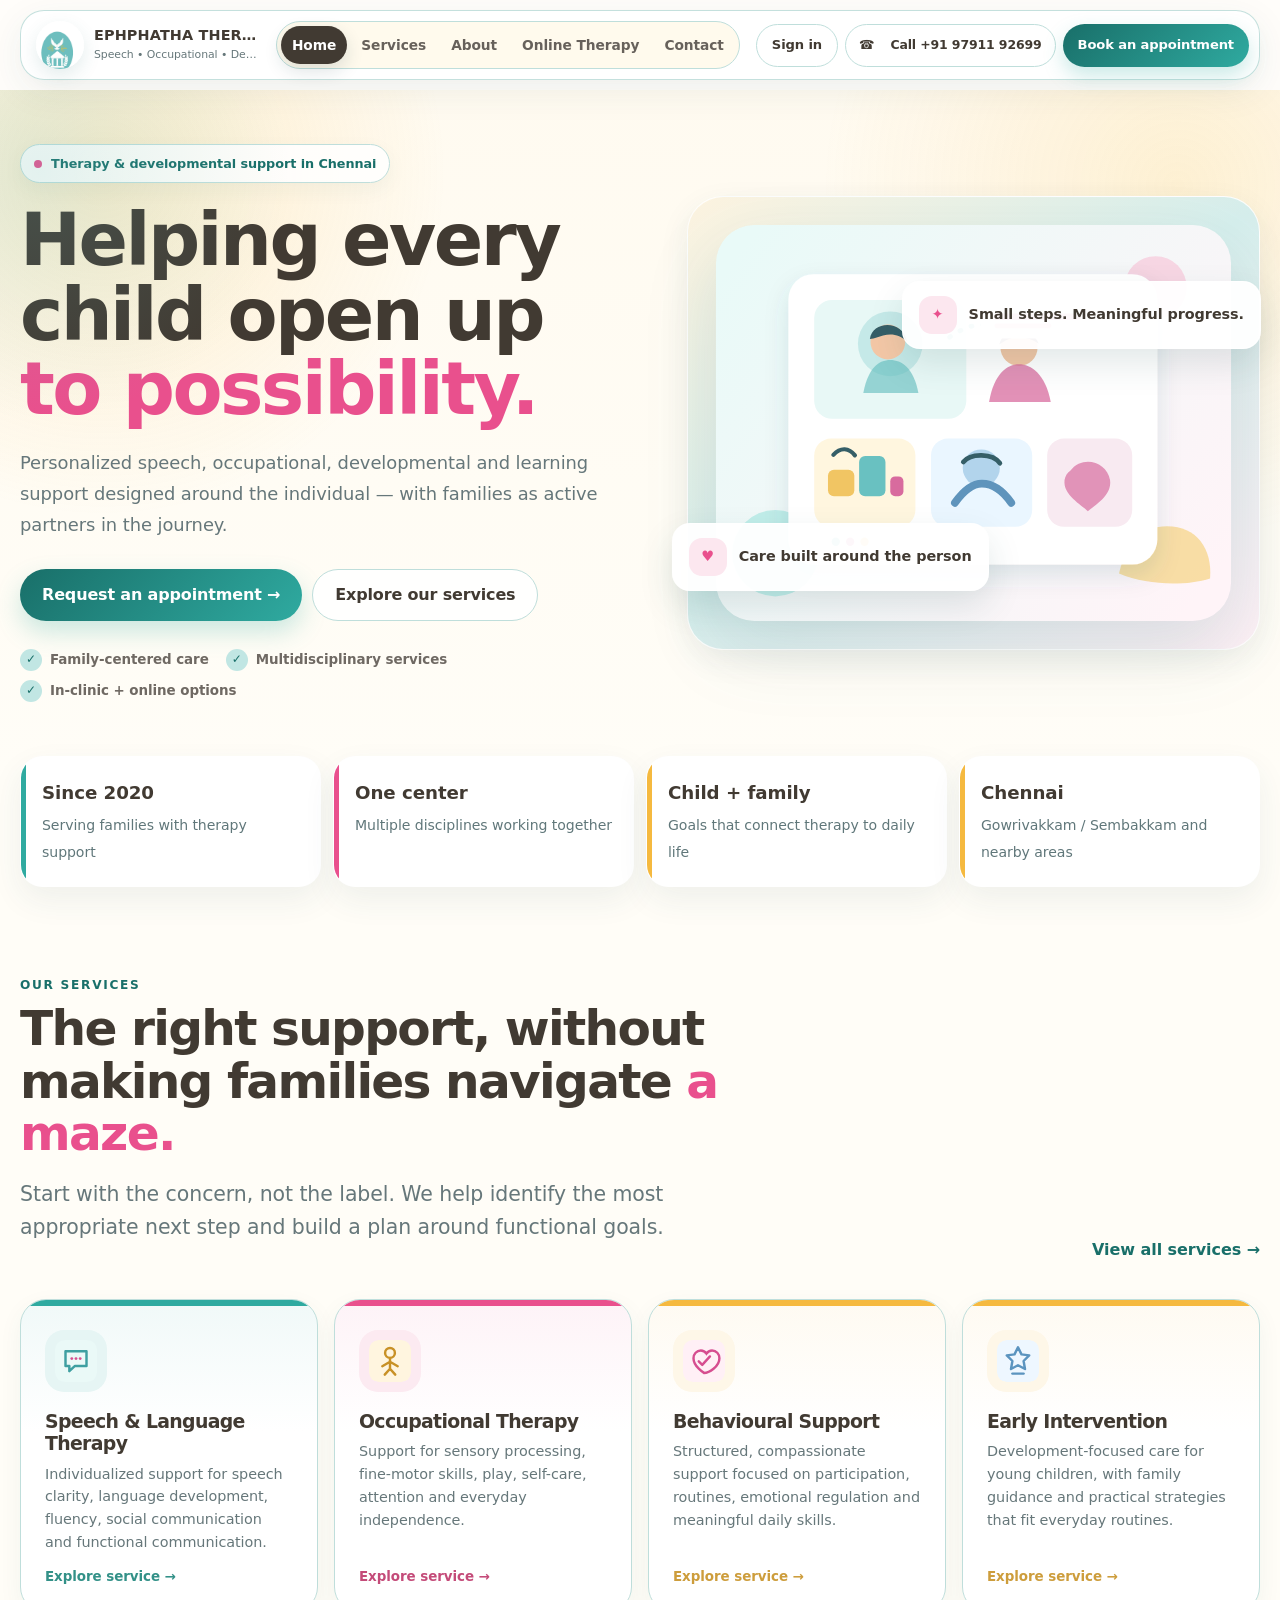
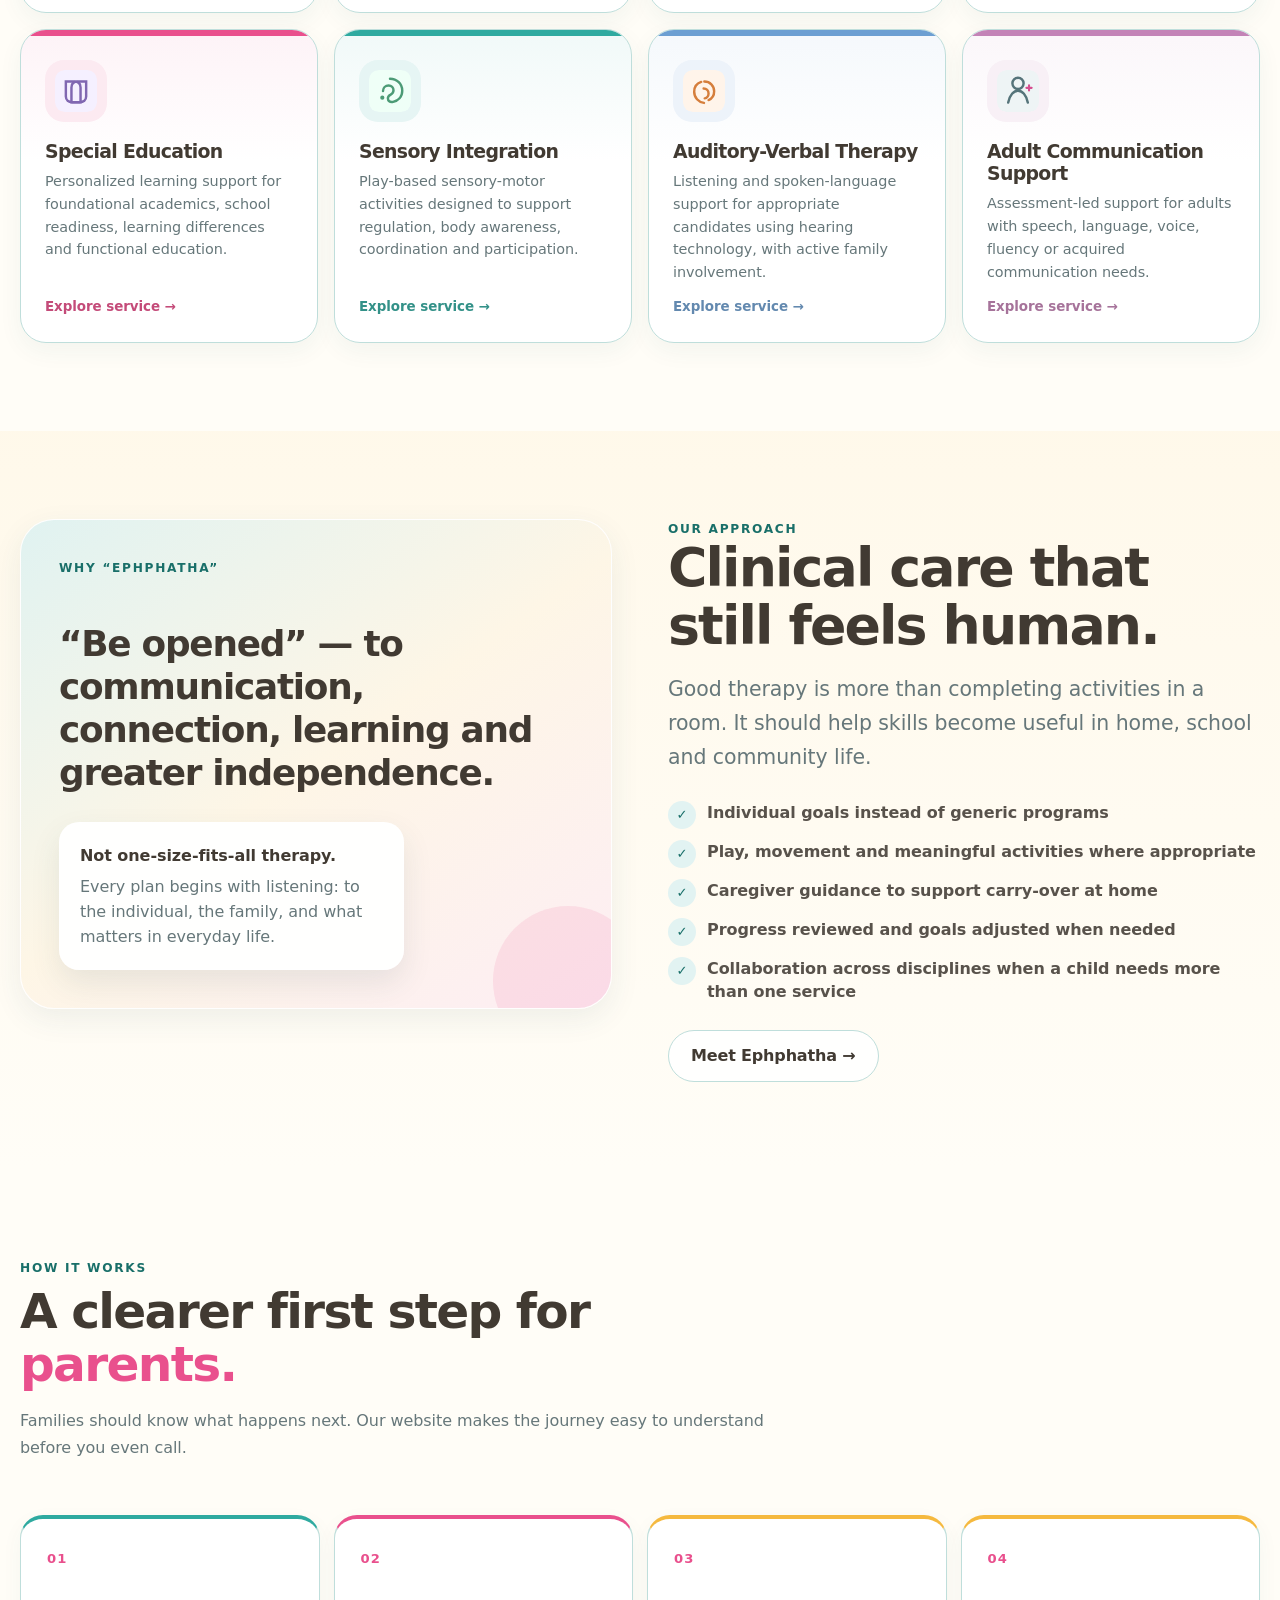
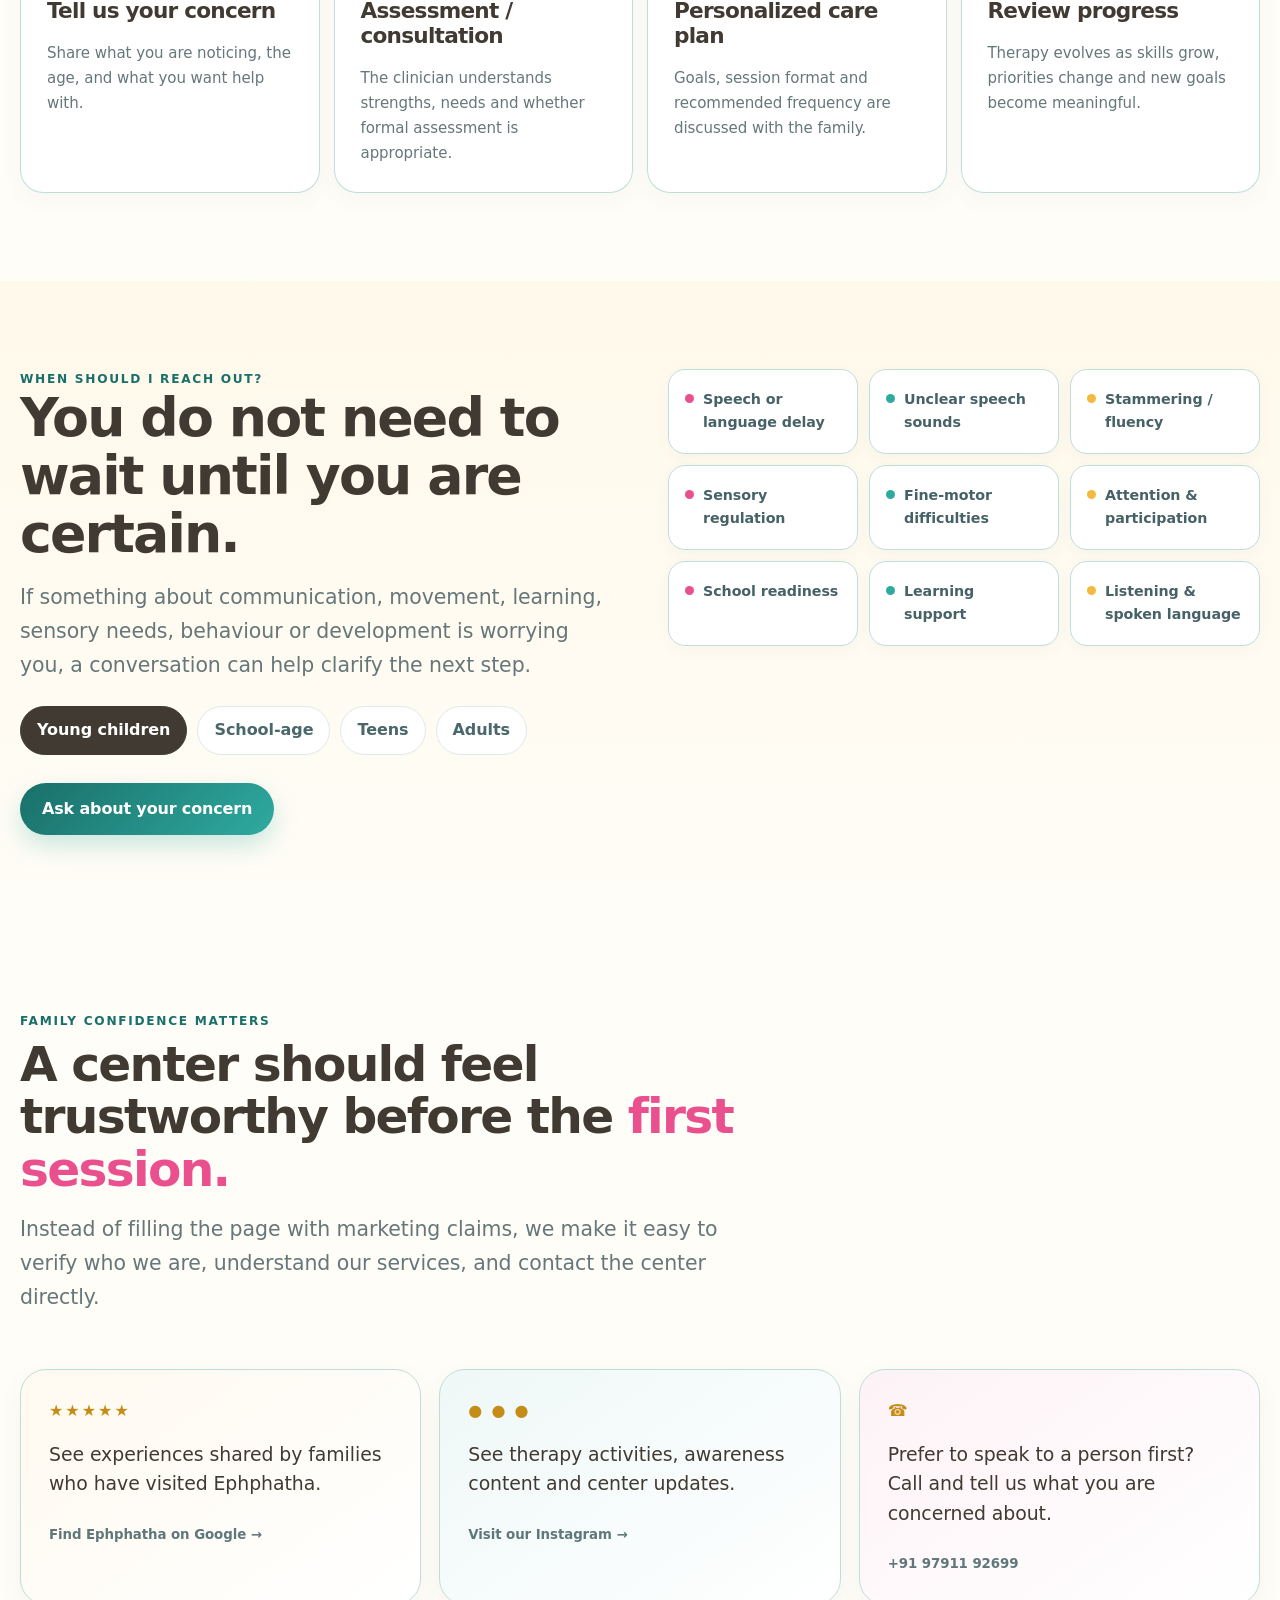
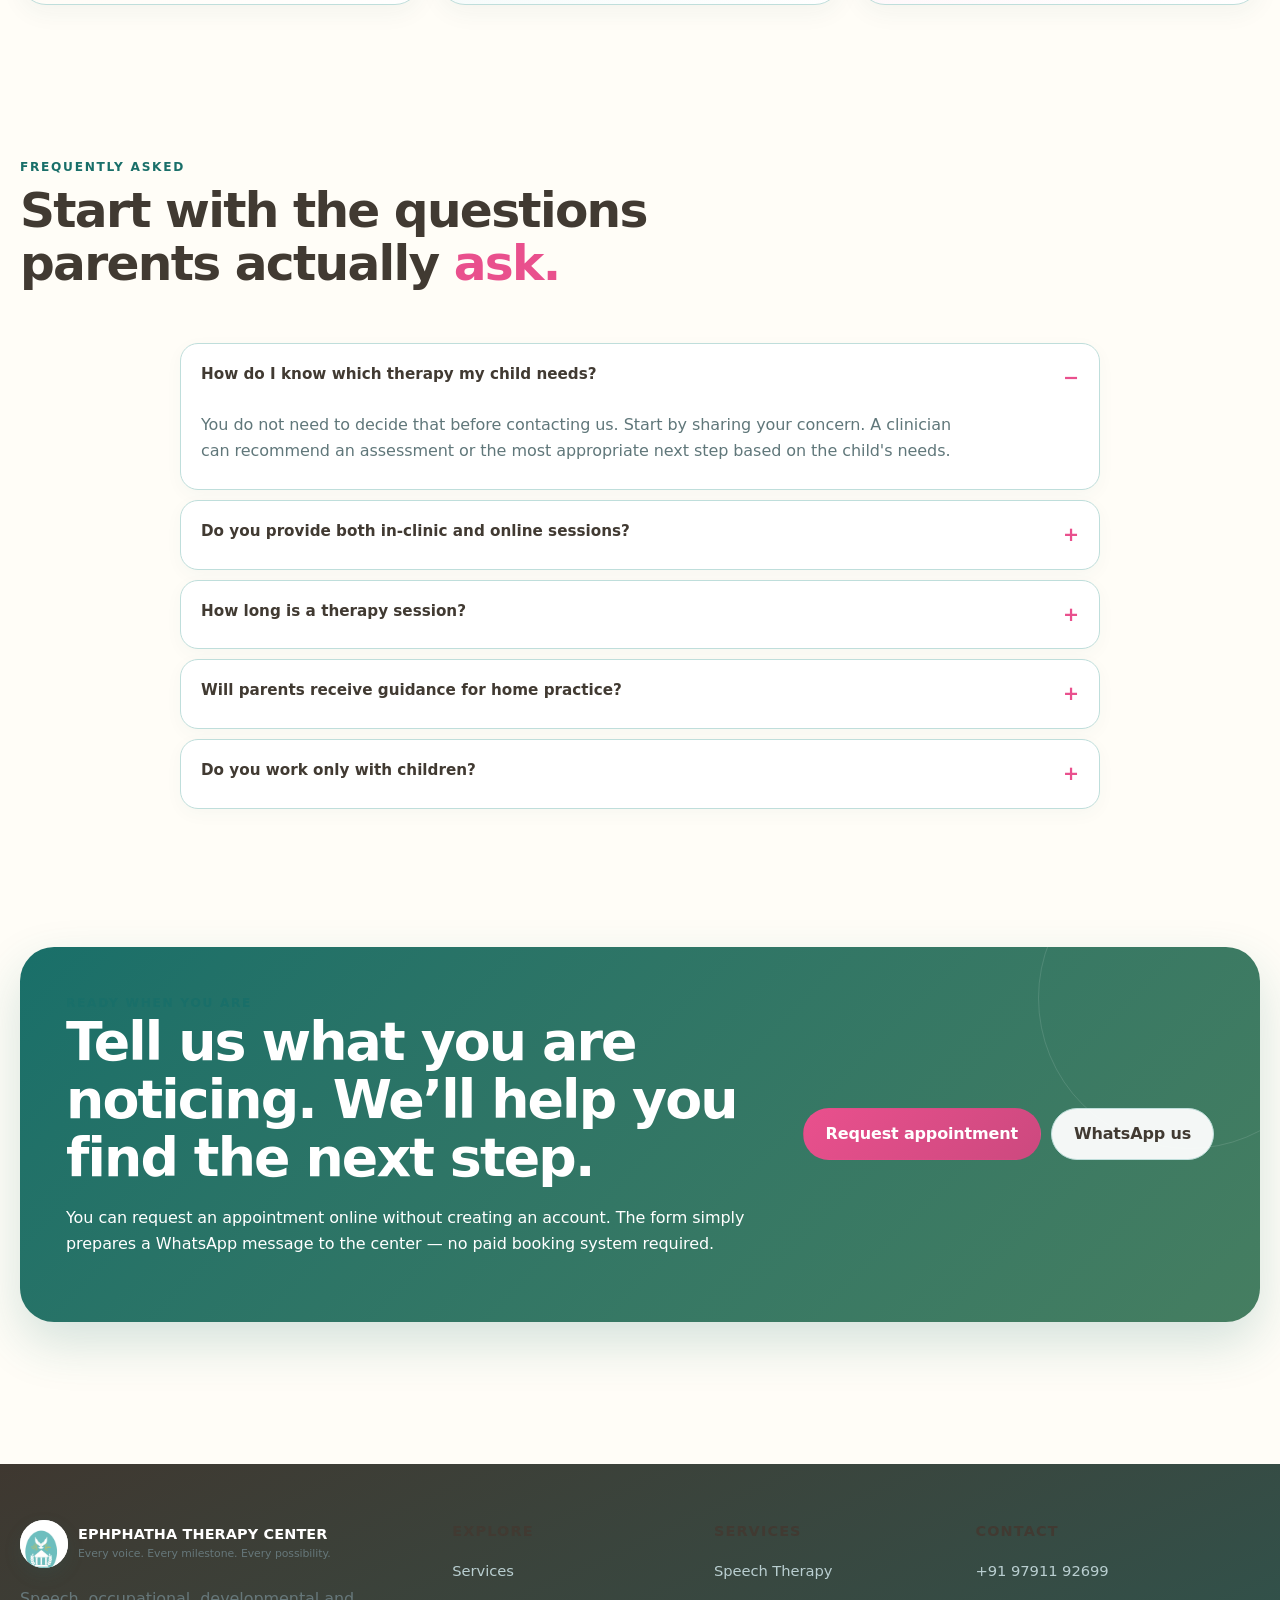
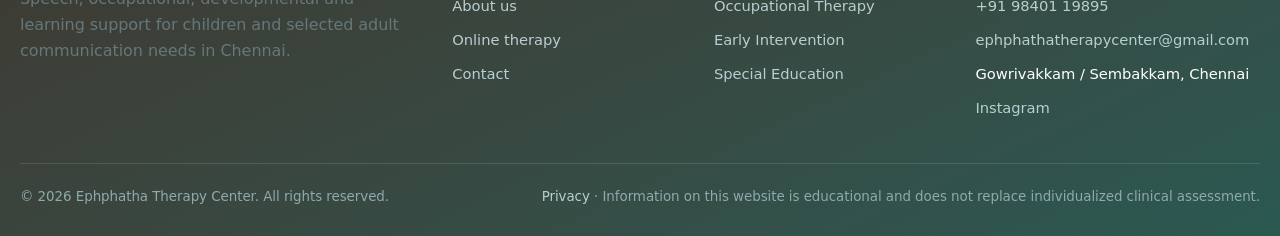
<file: index.html>
<!doctype html>
<html lang="en">
<head>
  <meta charset="utf-8">
  <meta name="viewport" content="width=device-width,initial-scale=1">
  <title>Ephphatha Therapy Center | Speech, Occupational & Early Intervention Therapy in Chennai</title>
  <meta name="description" content="Ephphatha Therapy Center in Gowrivakkam / Sembakkam, Chennai provides speech and language therapy, occupational therapy, early intervention, behavioural support, special education, sensory integration and selected adult communication services.">
  <meta name="theme-color" content="#65bdc0">
  <link rel="icon" href="assets/favicon.png">
  <link rel="stylesheet" href="css/styles.css">
  <link rel="canonical" href="https://example.com/">
  <meta property="og:title" content="Ephphatha Therapy Center">
  <meta property="og:description" content="Every voice. Every milestone. Every possibility.">
  <meta property="og:type" content="website">
  <script type="application/ld+json">
  {"@context":"https://schema.org","@type":"MedicalBusiness","name":"Ephphatha Therapy Center","foundingDate":"2020","email":"ephphathatherapycenter@gmail.com","telephone":"+91 97911 92699","address":{"@type":"PostalAddress","streetAddress":"Vishwas Apartment, B-Block, Soundariya Nagar, Gowrivakkam","addressLocality":"Chennai","addressRegion":"Tamil Nadu","postalCode":"600073","addressCountry":"IN"},"areaServed":"Chennai","sameAs":["https://www.instagram.com/ephphathatherapycenter/"]}
  </script>
</head>
<body>
<header class="header">
  <div class="container header-inner">
    <a class="brand" href="index.html" aria-label="Ephphatha Therapy Center home">
      <img src="assets/logo.png" alt="Ephphatha Therapy Center logo">
      <div class="brand-copy"><div class="brand-name">EPHPHATHA THERAPY CENTER</div><div class="brand-sub">Speech • Occupational • Developmental Care</div></div>
    </a>
    <nav class="nav" aria-label="Main navigation">
      <a href="index.html">Home</a><a href="services.html">Services</a><a href="about.html">About</a><a href="online-therapy.html">Online Therapy</a><a href="contact.html">Contact</a>
    </nav>
    <div class="header-actions"><a class="btn btn-secondary" data-phone-primary href="#">Call</a><a class="btn btn-primary" href="contact.html#appointment">Book an appointment</a><button class="menu-btn" aria-label="Open menu">☰</button></div>
  </div>
</header>

<main>
  <section class="hero">
    <div class="container hero-grid">
      <div class="hero-copy">
        <div class="kicker">Therapy & developmental support in Chennai</div>
        <h1>Helping every child <span class="accent">open up</span> to possibility.</h1>
        <p class="lead">Personalized speech, occupational, developmental and learning support designed around the individual — with families as active partners in the journey.</p>
        <div class="hero-actions"><a class="btn btn-primary" href="contact.html#appointment">Request an appointment →</a><a class="btn btn-secondary" href="services.html">Explore our services</a></div>
        <div class="hero-trust"><span><i>✓</i> Family-centered care</span><span><i>✓</i> Multidisciplinary services</span><span><i>✓</i> In-clinic + online options</span></div>
      </div>
      <div class="hero-media">
        <img src="assets/hero-therapy.svg" alt="Warm illustration representing speech, occupational and developmental therapy">
        <div class="float-card float-one"><span class="dot">♥</span><span>Care built around the person</span></div>
        <div class="float-card float-two"><span class="dot">✦</span><span>Small steps. Meaningful progress.</span></div>
      </div>
    </div>
  </section>

  <div class="container stats" aria-label="Ephphatha highlights">
    <div class="stat"><strong>Since 2020</strong><span>Serving families with therapy support</span></div>
    <div class="stat"><strong>One center</strong><span>Multiple disciplines working together</span></div>
    <div class="stat"><strong>Child + family</strong><span>Goals that connect therapy to daily life</span></div>
    <div class="stat"><strong>Chennai</strong><span>Gowrivakkam / Sembakkam and nearby areas</span></div>
  </div>

  <section class="section" id="services">
    <div class="container">
      <div class="section-head">
        <div><div class="eyebrow">Our services</div><h2>The right support, without making families navigate a maze.</h2><p class="lead">Start with the concern, not the label. We help identify the most appropriate next step and build a plan around functional goals.</p></div>
        <a class="btn-link" href="services.html">View all services →</a>
      </div>
      <div class="services-grid" data-services></div>
    </div>
  </section>

  <section class="section section-soft">
    <div class="container split">
      <div class="story-card">
        <div class="eyebrow">Why “Ephphatha”</div>
        <div class="story-quote">“Be opened” — to communication, connection, learning and greater independence.</div>
        <div class="story-mini"><strong>Not one-size-fits-all therapy.</strong><p style="margin:4px 0 0">Every plan begins with listening: to the individual, the family, and what matters in everyday life.</p></div>
      </div>
      <div>
        <div class="eyebrow">Our approach</div><h2>Clinical care that still feels human.</h2>
        <p class="lead">Good therapy is more than completing activities in a room. It should help skills become useful in home, school and community life.</p>
        <div class="checks">
          <div class="check"><b>✓</b><div>Individual goals instead of generic programs</div></div>
          <div class="check"><b>✓</b><div>Play, movement and meaningful activities where appropriate</div></div>
          <div class="check"><b>✓</b><div>Caregiver guidance to support carry-over at home</div></div>
          <div class="check"><b>✓</b><div>Progress reviewed and goals adjusted when needed</div></div>
          <div class="check"><b>✓</b><div>Collaboration across disciplines when a child needs more than one service</div></div>
        </div>
        <a class="btn btn-secondary" href="about.html">Meet Ephphatha →</a>
      </div>
    </div>
  </section>

  <section class="section">
    <div class="container">
      <div class="section-head"><div><div class="eyebrow">How it works</div><h2>A clearer first step for parents.</h2><p>Families should know what happens next. Our website makes the journey easy to understand before you even call.</p></div></div>
      <div class="path">
        <div class="path-step"><h3>Tell us your concern</h3><p>Share what you are noticing, the age, and what you want help with.</p></div>
        <div class="path-step"><h3>Assessment / consultation</h3><p>The clinician understands strengths, needs and whether formal assessment is appropriate.</p></div>
        <div class="path-step"><h3>Personalized care plan</h3><p>Goals, session format and recommended frequency are discussed with the family.</p></div>
        <div class="path-step"><h3>Review progress</h3><p>Therapy evolves as skills grow, priorities change and new goals become meaningful.</p></div>
      </div>
    </div>
  </section>

  <section class="section section-soft">
    <div class="container split">
      <div>
        <div class="eyebrow">When should I reach out?</div><h2>You do not need to wait until you are certain.</h2>
        <p class="lead">If something about communication, movement, learning, sensory needs, behaviour or development is worrying you, a conversation can help clarify the next step.</p>
        <div class="audience-tabs"><span class="pill active">Young children</span><span class="pill">School-age</span><span class="pill">Teens</span><span class="pill">Adults</span></div>
        <a class="btn btn-primary" href="contact.html#appointment">Ask about your concern</a>
      </div>
      <div class="concern-grid">
        <div class="concern">Speech or language delay</div><div class="concern">Unclear speech sounds</div><div class="concern">Stammering / fluency</div><div class="concern">Sensory regulation</div><div class="concern">Fine-motor difficulties</div><div class="concern">Attention & participation</div><div class="concern">School readiness</div><div class="concern">Learning support</div><div class="concern">Listening & spoken language</div>
      </div>
    </div>
  </section>

  <section class="section">
    <div class="container">
      <div class="section-head"><div><div class="eyebrow">Family confidence matters</div><h2>A center should feel trustworthy before the first session.</h2><p class="lead">Instead of filling the page with marketing claims, we make it easy to verify who we are, understand our services, and contact the center directly.</p></div></div>
      <div class="testimonials">
        <div class="quote"><div class="stars">★★★★★</div><blockquote>See experiences shared by families who have visited Ephphatha.</blockquote><small><a data-directions href="#">Find Ephphatha on Google →</a></small></div>
        <div class="quote"><div class="stars">● ● ●</div><blockquote>See therapy activities, awareness content and center updates.</blockquote><small><a href="https://www.instagram.com/ephphathatherapycenter/" target="_blank" rel="noopener">Visit our Instagram →</a></small></div>
        <div class="quote"><div class="stars">☎</div><blockquote>Prefer to speak to a person first? Call and tell us what you are concerned about.</blockquote><small><a data-phone-primary href="#"></a></small></div>
      </div>
    </div>
  </section>

  <section class="section-sm">
    <div class="container">
      <div class="section-head"><div><div class="eyebrow">Frequently asked</div><h2>Start with the questions parents actually ask.</h2></div></div>
      <div class="faq" data-faqs></div>
    </div>
  </section>

  <section class="section-sm">
    <div class="container cta">
      <div><div class="eyebrow" style="color:#aee6e2">Ready when you are</div><h2>Tell us what you are noticing. We’ll help you find the next step.</h2><p>You can request an appointment online without creating an account. The form simply prepares a WhatsApp message to the center — no paid booking system required.</p></div>
      <div class="cta-actions"><a class="btn btn-berry" href="contact.html#appointment">Request appointment</a><a class="btn btn-secondary" data-whatsapp href="#" target="_blank" rel="noopener">WhatsApp us</a></div>
    </div>
  </section>
</main>

<footer class="footer">
  <div class="container">
    <div class="footer-grid">
      <div><div class="brand"><img src="assets/logo.png" alt=""><div class="brand-copy"><div class="brand-name">EPHPHATHA THERAPY CENTER</div><div class="brand-sub">Every voice. Every milestone. Every possibility.</div></div></div><p style="margin-top:18px;max-width:420px">Speech, occupational, developmental and learning support for children and selected adult communication needs in Chennai.</p></div>
      <div><h4>Explore</h4><div class="footer-links"><a href="services.html">Services</a><a href="about.html">About us</a><a href="online-therapy.html">Online therapy</a><a href="contact.html">Contact</a></div></div>
      <div><h4>Services</h4><div class="footer-links"><a href="services.html#speech">Speech Therapy</a><a href="services.html#ot">Occupational Therapy</a><a href="services.html#early">Early Intervention</a><a href="services.html#special">Special Education</a></div></div>
      <div><h4>Contact</h4><div class="footer-links"><a data-phone-primary href="#"></a><a data-phone-secondary href="#"></a><a data-email href="#"></a><span data-locality></span><a href="https://www.instagram.com/ephphathatherapycenter/" target="_blank" rel="noopener">Instagram</a></div></div>
    </div>
    <div class="footer-bottom"><span>© <span data-year></span> Ephphatha Therapy Center. All rights reserved.</span><span><a href="privacy.html">Privacy</a> · Information on this website is educational and does not replace individualized clinical assessment.</span></div>
  </div>
</footer>
<div class="mobile-bar"><a class="call" data-phone-primary href="#">Call</a><a class="whatsapp" data-whatsapp href="#" target="_blank" rel="noopener">WhatsApp</a></div>
<script src="js/content.js"></script><script src="js/site.js"></script>
</body>
</html>
</file>
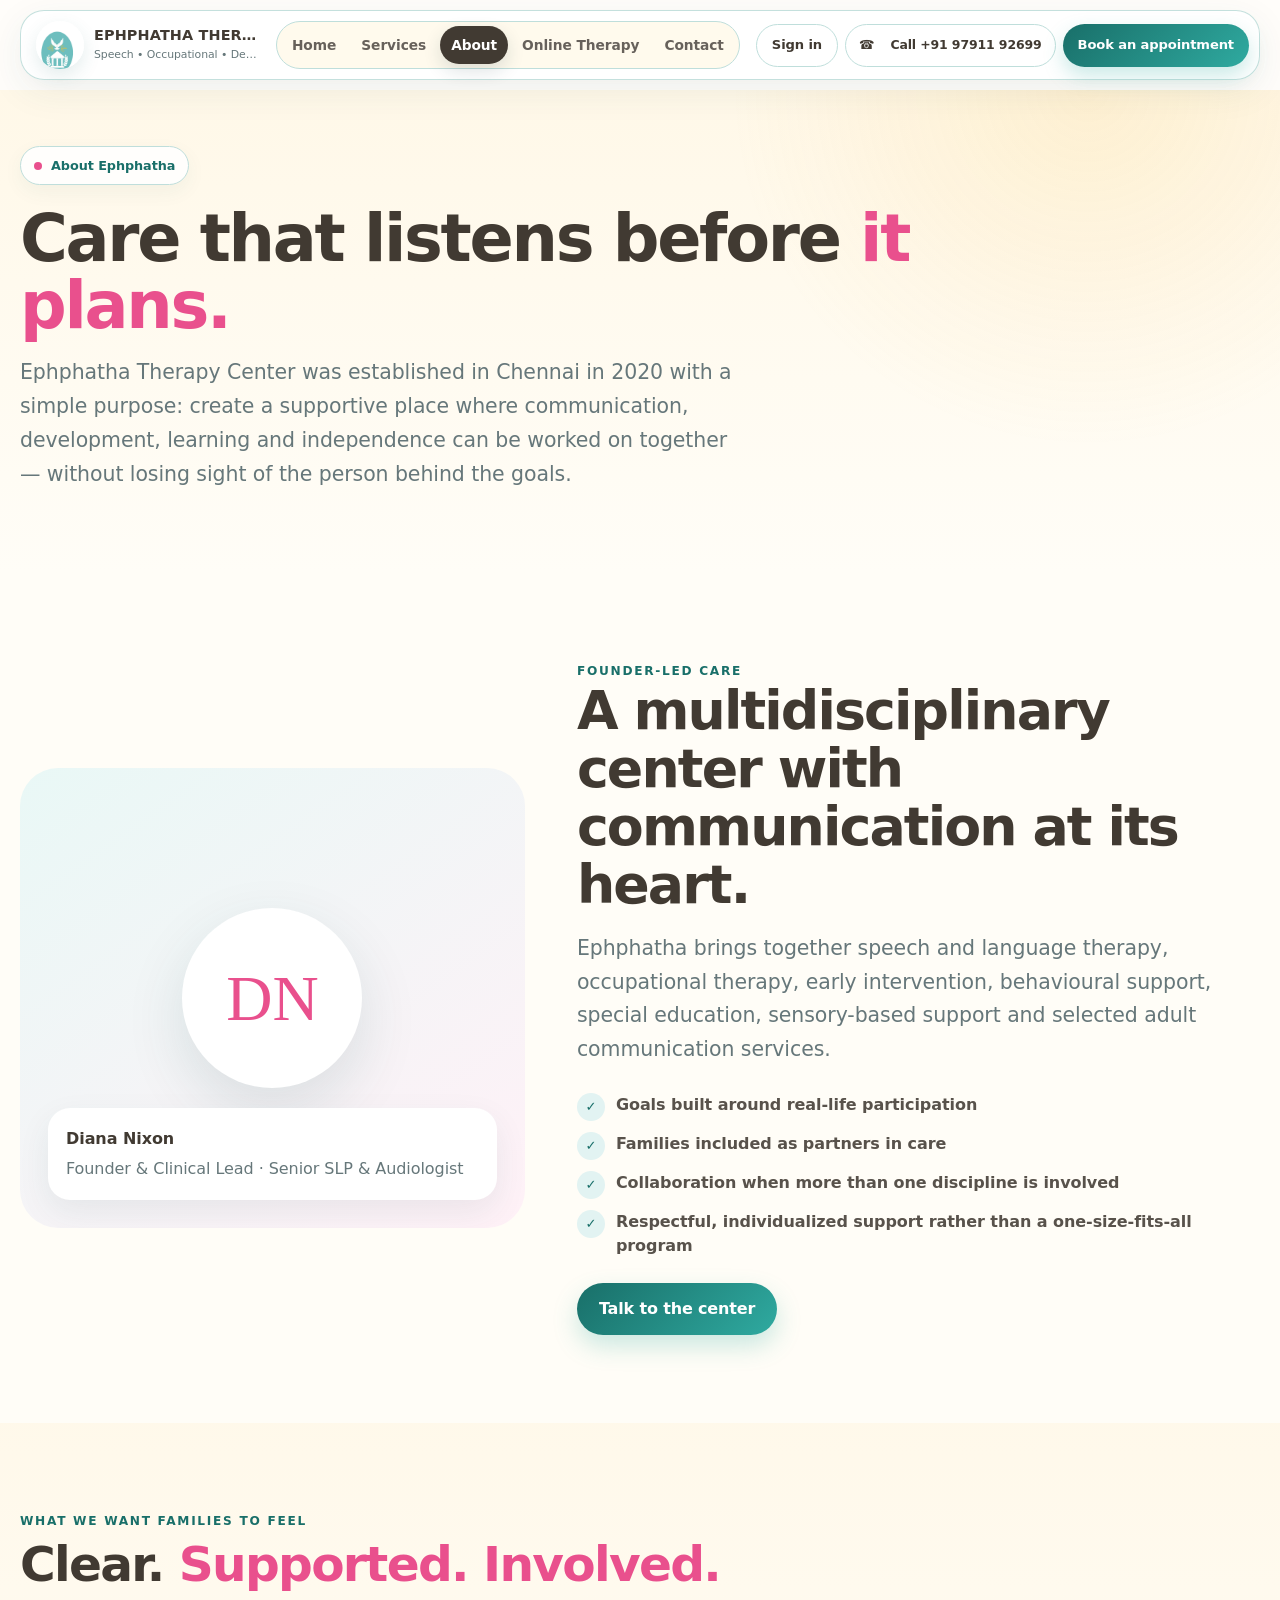
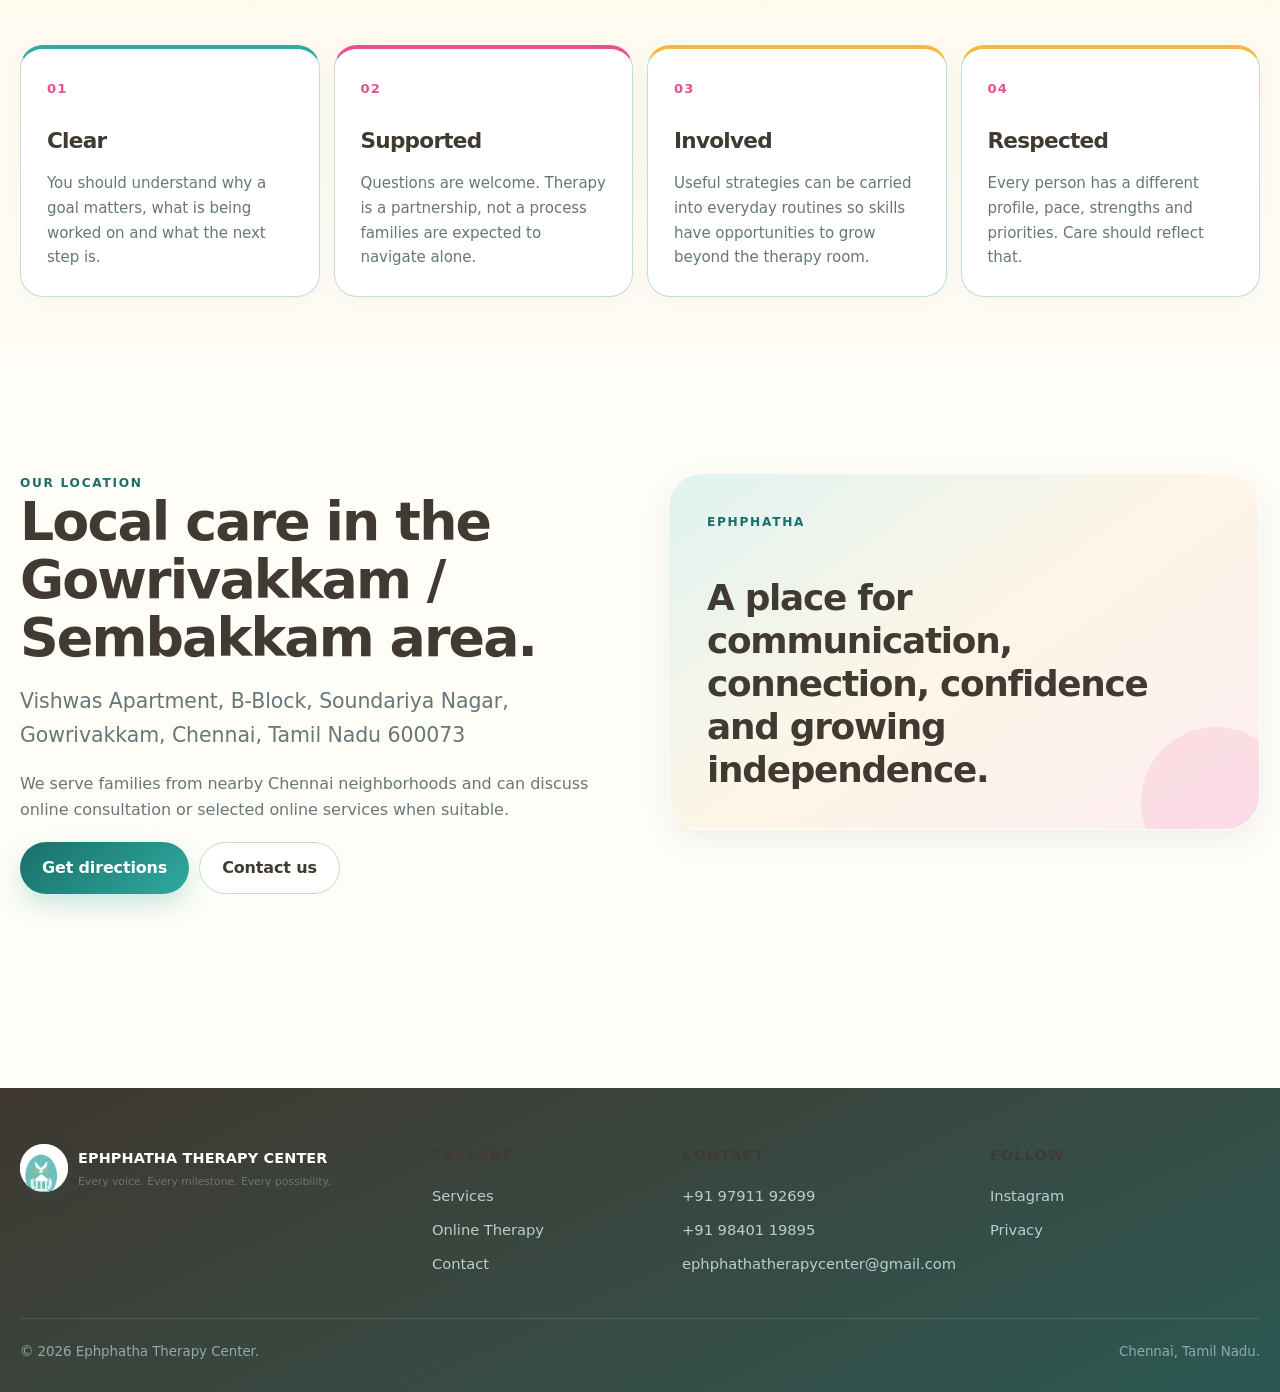
<file: about.html>
<!doctype html><html lang="en"><head><meta charset="utf-8"><meta name="viewport" content="width=device-width,initial-scale=1"><title>About Ephphatha Therapy Center | Chennai</title><meta name="description" content="Learn about Ephphatha Therapy Center, founded in Chennai in 2020, and its family-centered multidisciplinary approach to speech, occupational and developmental therapy."><link rel="icon" href="assets/favicon.png"><link rel="stylesheet" href="css/styles.css"></head><body>
<header class="header"><div class="container header-inner"><a class="brand" href="index.html"><img src="assets/logo.png" alt="Ephphatha Therapy Center logo"><div class="brand-copy"><div class="brand-name">EPHPHATHA THERAPY CENTER</div><div class="brand-sub">Speech • Occupational • Developmental Care</div></div></a><nav class="nav"><a href="index.html">Home</a><a href="services.html">Services</a><a href="about.html">About</a><a href="online-therapy.html">Online Therapy</a><a href="contact.html">Contact</a></nav><div class="header-actions"><a class="btn btn-secondary" data-phone-primary>Call</a><a class="btn btn-primary" href="contact.html#appointment">Book an appointment</a><button class="menu-btn">☰</button></div></div></header>
<main><section class="page-hero"><div class="container"><div class="kicker">About Ephphatha</div><h1>Care that listens before it plans.</h1><p class="lead">Ephphatha Therapy Center was established in Chennai in 2020 with a simple purpose: create a supportive place where communication, development, learning and independence can be worked on together — without losing sight of the person behind the goals.</p></div></section>
<section class="section"><div class="container founder"><div class="founder-visual"><div class="founder-monogram">DN</div><div class="founder-badge"><strong>Diana Nixon</strong><p style="margin:4px 0 0">Founder & Clinical Lead · Senior SLP & Audiologist</p></div></div><div><div class="eyebrow">Founder-led care</div><h2>A multidisciplinary center with communication at its heart.</h2><p class="lead">Ephphatha brings together speech and language therapy, occupational therapy, early intervention, behavioural support, special education, sensory-based support and selected adult communication services.</p><div class="checks"><div class="check"><b>✓</b><div>Goals built around real-life participation</div></div><div class="check"><b>✓</b><div>Families included as partners in care</div></div><div class="check"><b>✓</b><div>Collaboration when more than one discipline is involved</div></div><div class="check"><b>✓</b><div>Respectful, individualized support rather than a one-size-fits-all program</div></div></div><a class="btn btn-primary" href="contact.html#appointment">Talk to the center</a></div></div></section>
<section class="section section-soft"><div class="container"><div class="section-head"><div><div class="eyebrow">What we want families to feel</div><h2>Clear. Supported. Involved.</h2></div></div><div class="path"><div class="path-step"><h3>Clear</h3><p>You should understand why a goal matters, what is being worked on and what the next step is.</p></div><div class="path-step"><h3>Supported</h3><p>Questions are welcome. Therapy is a partnership, not a process families are expected to navigate alone.</p></div><div class="path-step"><h3>Involved</h3><p>Useful strategies can be carried into everyday routines so skills have opportunities to grow beyond the therapy room.</p></div><div class="path-step"><h3>Respected</h3><p>Every person has a different profile, pace, strengths and priorities. Care should reflect that.</p></div></div></div></section>
<section class="section"><div class="container split"><div><div class="eyebrow">Our location</div><h2>Local care in the Gowrivakkam / Sembakkam area.</h2><p class="lead" data-address></p><p>We serve families from nearby Chennai neighborhoods and can discuss online consultation or selected online services when suitable.</p><div class="hero-actions"><a class="btn btn-primary" data-directions target="_blank">Get directions</a><a class="btn btn-secondary" href="contact.html">Contact us</a></div></div><div class="story-card" style="min-height:390px"><div class="eyebrow">Ephphatha</div><div class="story-quote">A place for communication, connection, confidence and growing independence.</div></div></div></section></main>
<footer class="footer"><div class="container"><div class="footer-grid"><div><div class="brand"><img src="assets/logo.png" alt=""><div><div class="brand-name">EPHPHATHA THERAPY CENTER</div><div class="brand-sub">Every voice. Every milestone. Every possibility.</div></div></div></div><div><h4>Explore</h4><div class="footer-links"><a href="services.html">Services</a><a href="online-therapy.html">Online Therapy</a><a href="contact.html">Contact</a></div></div><div><h4>Contact</h4><div class="footer-links"><a data-phone-primary></a><a data-phone-secondary></a><a data-email></a></div></div><div><h4>Follow</h4><div class="footer-links"><a href="https://www.instagram.com/ephphathatherapycenter/" target="_blank">Instagram</a><a href="privacy.html">Privacy</a></div></div></div><div class="footer-bottom"><span>© <span data-year></span> Ephphatha Therapy Center.</span><span>Chennai, Tamil Nadu.</span></div></div></footer><div class="mobile-bar"><a class="call" data-phone-primary>Call</a><a class="whatsapp" data-whatsapp>WhatsApp</a></div><script src="js/content.js"></script><script src="js/site.js"></script></body></html>
</file>
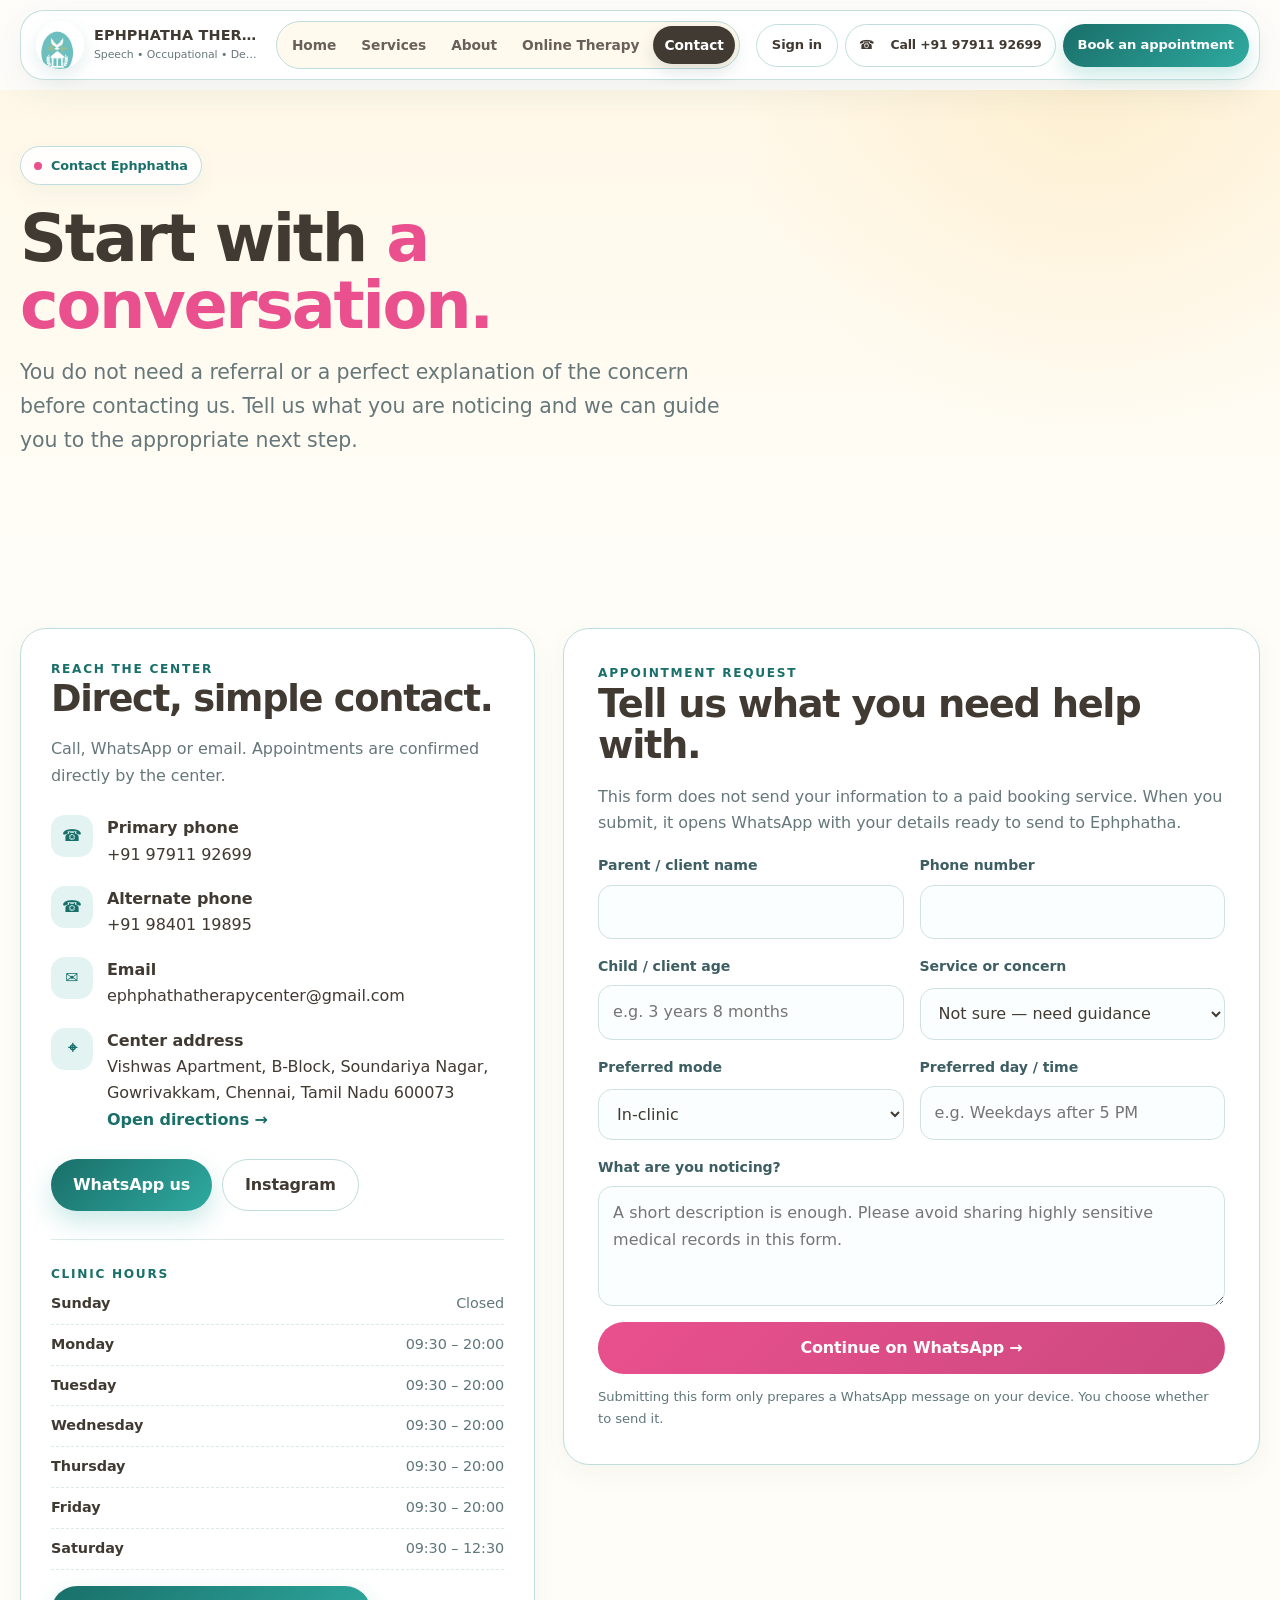
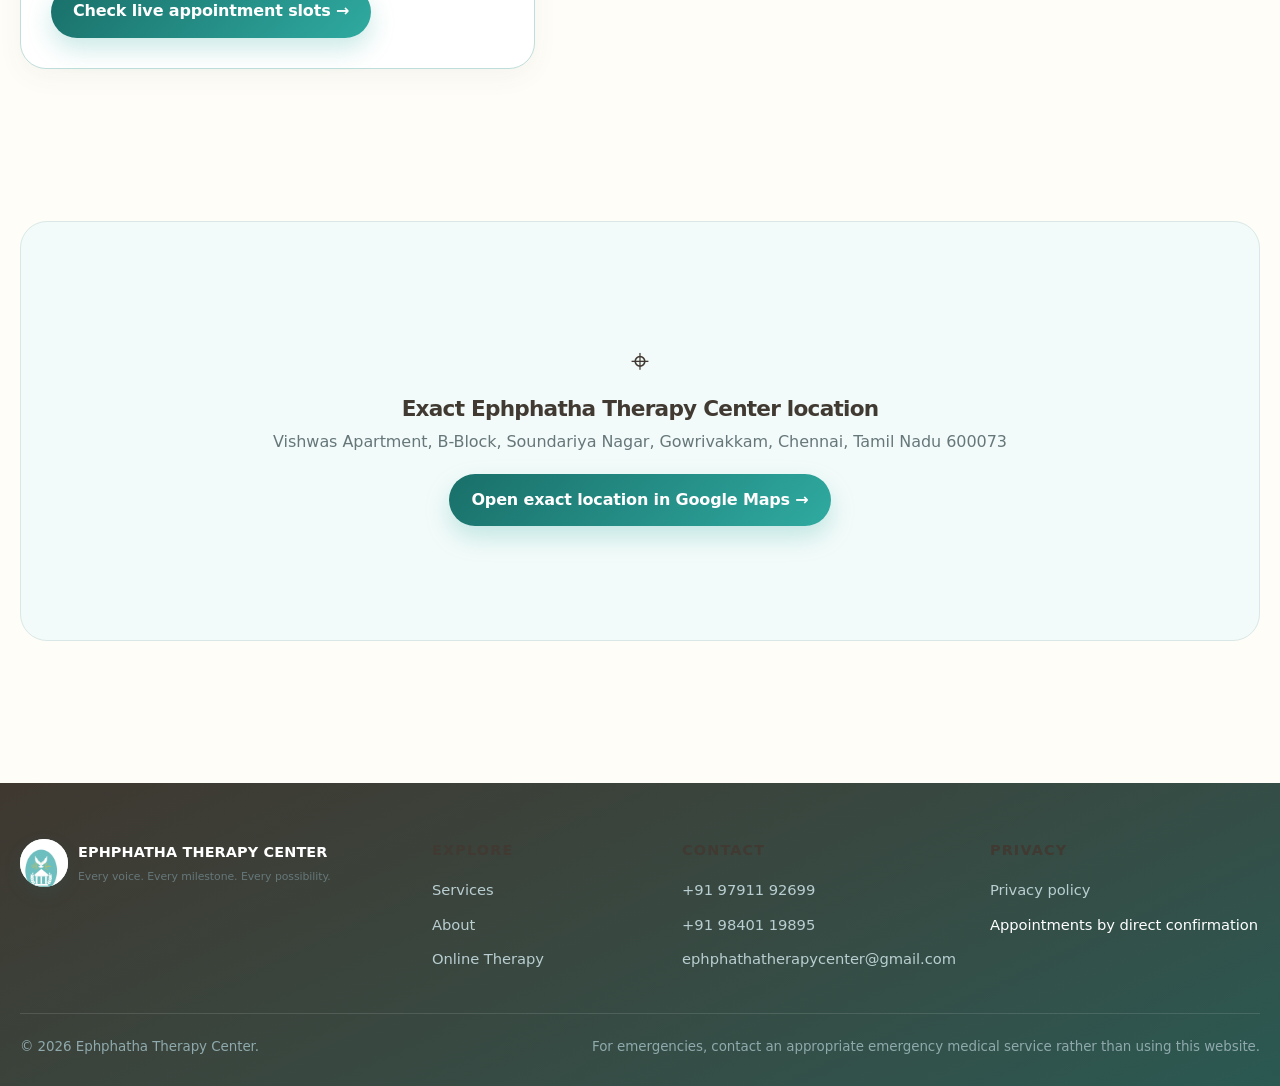
<file: contact.html>
<!doctype html><html lang="en"><head><meta charset="utf-8"><meta name="viewport" content="width=device-width,initial-scale=1"><title>Contact & Appointments | Ephphatha Therapy Center Chennai</title><meta name="description" content="Contact Ephphatha Therapy Center in Gowrivakkam / Sembakkam, Chennai. Call, WhatsApp or request an appointment for speech, occupational and developmental therapy services."><link rel="icon" href="assets/favicon.png"><link rel="stylesheet" href="css/styles.css"></head><body>
<header class="header"><div class="container header-inner"><a class="brand" href="index.html"><img src="assets/logo.png" alt="Ephphatha Therapy Center logo"><div class="brand-copy"><div class="brand-name">EPHPHATHA THERAPY CENTER</div><div class="brand-sub">Speech • Occupational • Developmental Care</div></div></a><nav class="nav"><a href="index.html">Home</a><a href="services.html">Services</a><a href="about.html">About</a><a href="online-therapy.html">Online Therapy</a><a href="contact.html">Contact</a></nav><div class="header-actions"><a class="btn btn-secondary" data-phone-primary>Call</a><a class="btn btn-primary" href="#appointment">Book an appointment</a><button class="menu-btn">☰</button></div></div></header>
<main><section class="page-hero"><div class="container"><div class="kicker">Contact Ephphatha</div><h1>Start with a conversation.</h1><p class="lead">You do not need a referral or a perfect explanation of the concern before contacting us. Tell us what you are noticing and we can guide you to the appropriate next step.</p></div></section>
<section class="section"><div class="container contact-grid">
<div class="contact-card"><div class="eyebrow">Reach the center</div><h2 style="font-size:2.3rem">Direct, simple contact.</h2><p>Call, WhatsApp or email. Appointments are confirmed directly by the center.</p><div class="contact-list"><div class="contact-row"><div class="contact-ico">☎</div><div><strong>Primary phone</strong><br><a data-phone-primary></a></div></div><div class="contact-row"><div class="contact-ico">☎</div><div><strong>Alternate phone</strong><br><a data-phone-secondary></a></div></div><div class="contact-row"><div class="contact-ico">✉</div><div><strong>Email</strong><br><a data-email></a></div></div><div class="contact-row"><div class="contact-ico">⌖</div><div><strong>Center address</strong><br><span data-address></span><br><a class="btn-link" data-directions target="_blank">Open directions →</a></div></div></div><div class="hero-actions" style="margin-top:26px"><a class="btn btn-primary" data-whatsapp target="_blank">WhatsApp us</a><a class="btn btn-secondary" href="https://www.instagram.com/ephphathatherapycenter/" target="_blank">Instagram</a></div></div>
<div class="form-card" id="appointment"><div class="eyebrow">Appointment request</div><h2 style="font-size:2.4rem">Tell us what you need help with.</h2><p>This form does not send your information to a paid booking service. When you submit, it opens WhatsApp with your details ready to send to Ephphatha.</p><form id="appointment-form"><div class="form-grid"><div class="field"><label for="name">Parent / client name</label><input id="name" name="name" required autocomplete="name"></div><div class="field"><label for="phone">Phone number</label><input id="phone" name="phone" required inputmode="tel" autocomplete="tel"></div><div class="field"><label for="age">Child / client age</label><input id="age" name="age" placeholder="e.g. 3 years 8 months"></div><div class="field"><label for="service">Service or concern</label><select id="service" name="service"><option>Not sure — need guidance</option><option>Speech & Language Therapy</option><option>Occupational Therapy</option><option>Early Intervention</option><option>Behavioural Support</option><option>Special Education</option><option>Sensory Integration</option><option>Auditory-Verbal Therapy</option><option>Adult Communication Support</option></select></div><div class="field"><label for="mode">Preferred mode</label><select id="mode" name="mode"><option>In-clinic</option><option>Online — if suitable</option><option>Need guidance</option></select></div><div class="field"><label for="time">Preferred day / time</label><input id="time" name="time" placeholder="e.g. Weekdays after 5 PM"></div><div class="field full"><label for="message">What are you noticing?</label><textarea id="message" name="message" placeholder="A short description is enough. Please avoid sharing highly sensitive medical records in this form."></textarea></div><div class="field full"><button class="btn btn-berry" type="submit">Continue on WhatsApp →</button></div></div><div class="form-note">Submitting this form only prepares a WhatsApp message on your device. You choose whether to send it.</div></form></div>
</div></section>
<section class="section-sm"><div class="container"><iframe class="map-frame" loading="lazy" referrerpolicy="no-referrer-when-downgrade" src="https://www.google.com/maps?q=Vishwas%20Apartment%20B-Block%20Soundariya%20Nagar%20Gowrivakkam%20Chennai%20600073&output=embed" title="Map showing Ephphatha Therapy Center area"></iframe></div></section>
</main><footer class="footer"><div class="container"><div class="footer-grid"><div><div class="brand"><img src="assets/logo.png" alt=""><div><div class="brand-name">EPHPHATHA THERAPY CENTER</div><div class="brand-sub">Every voice. Every milestone. Every possibility.</div></div></div></div><div><h4>Explore</h4><div class="footer-links"><a href="services.html">Services</a><a href="about.html">About</a><a href="online-therapy.html">Online Therapy</a></div></div><div><h4>Contact</h4><div class="footer-links"><a data-phone-primary></a><a data-phone-secondary></a><a data-email></a></div></div><div><h4>Privacy</h4><div class="footer-links"><a href="privacy.html">Privacy policy</a><span>Appointments by direct confirmation</span></div></div></div><div class="footer-bottom"><span>© <span data-year></span> Ephphatha Therapy Center.</span><span>For emergencies, contact an appropriate emergency medical service rather than using this website.</span></div></div></footer><div class="mobile-bar"><a class="call" data-phone-primary>Call</a><a class="whatsapp" data-whatsapp>WhatsApp</a></div><script src="js/content.js"></script><script src="js/site.js"></script></body></html>
</file>
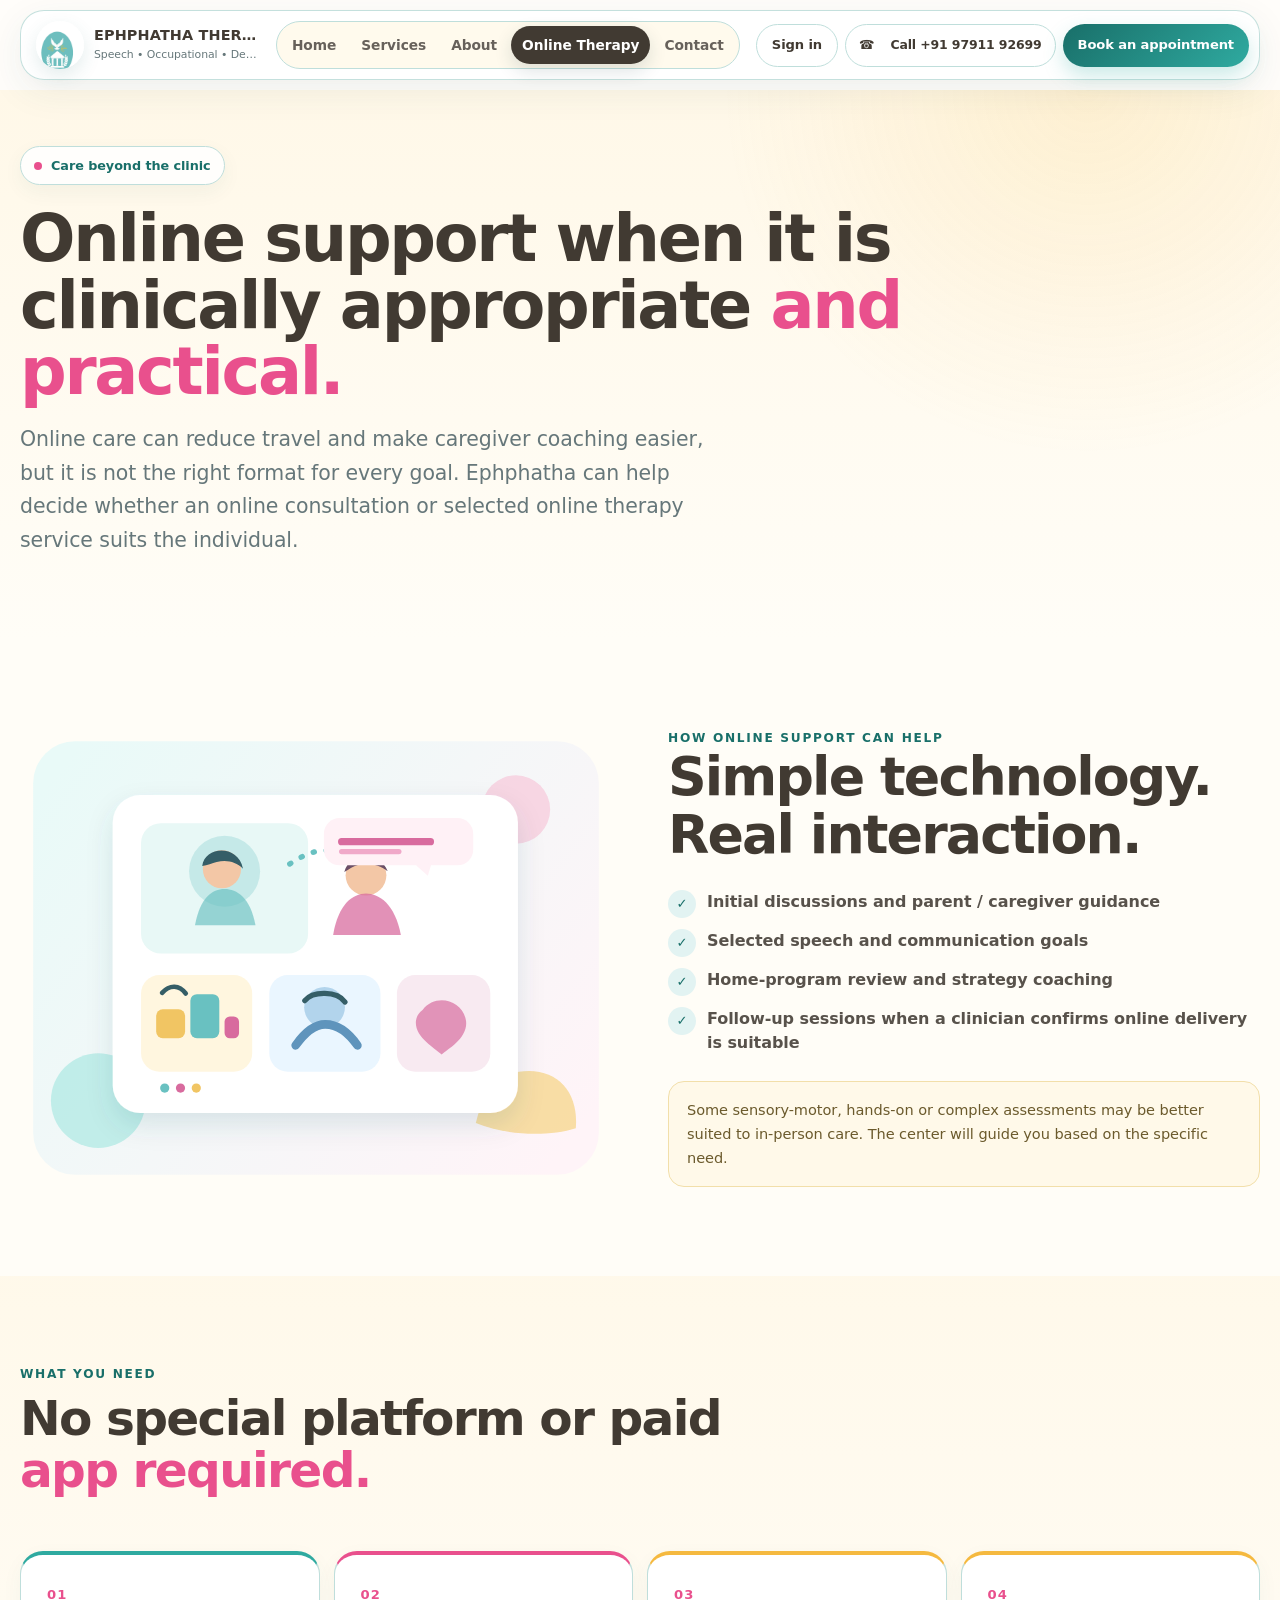
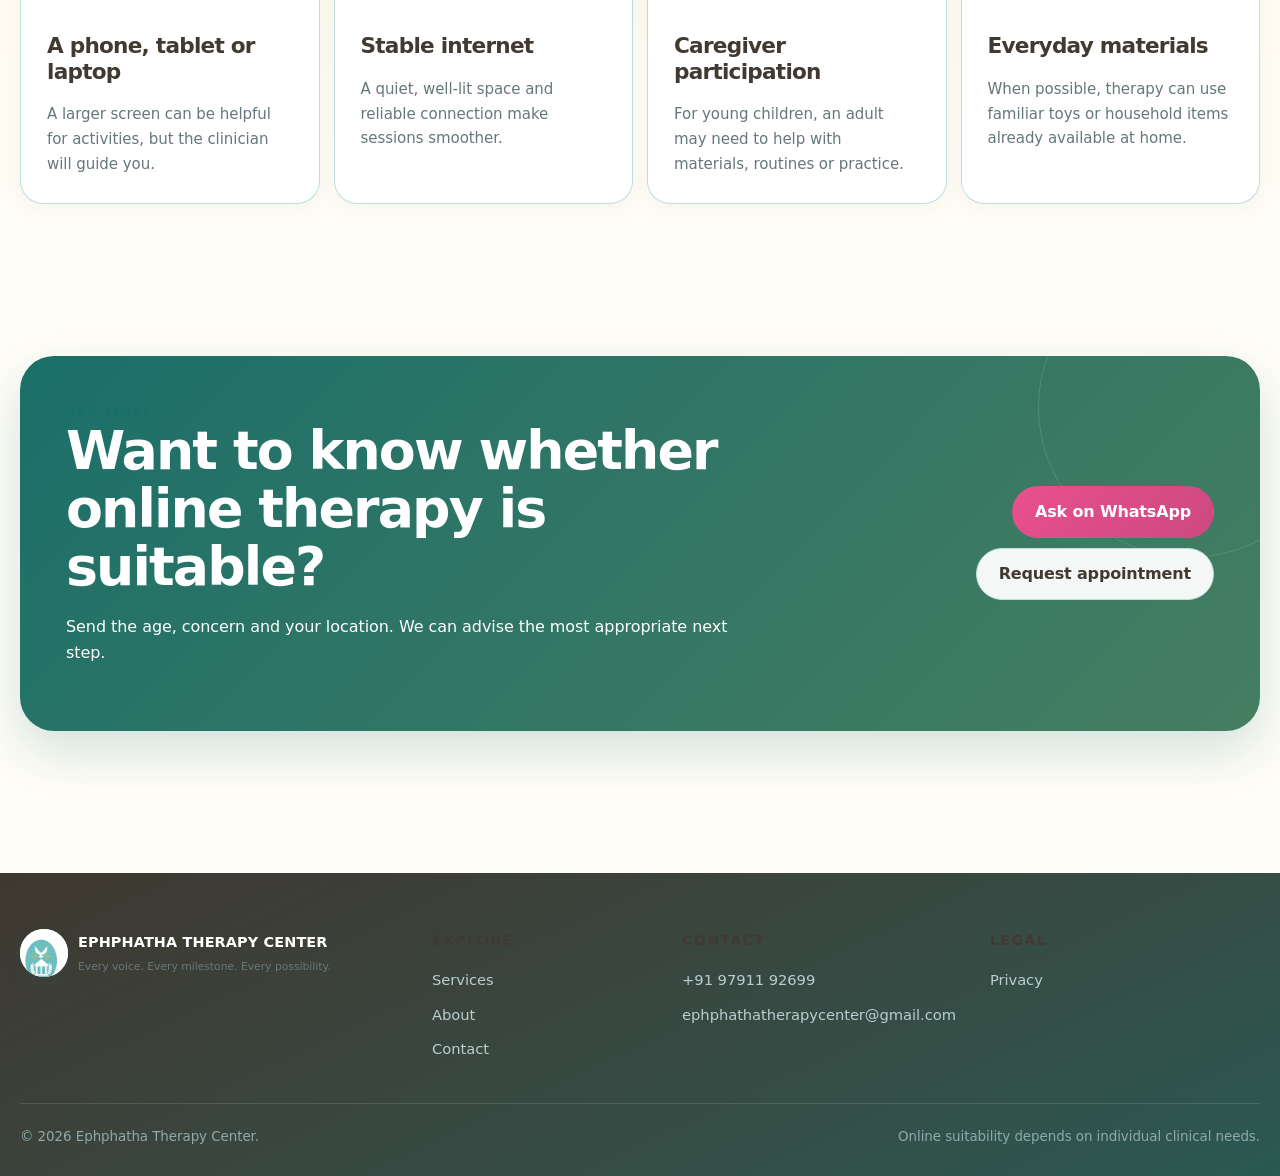
<file: online-therapy.html>
<!doctype html><html lang="en"><head><meta charset="utf-8"><meta name="viewport" content="width=device-width,initial-scale=1"><title>Online Therapy & Consultation | Ephphatha Therapy Center</title><meta name="description" content="Ask Ephphatha Therapy Center about online consultation and selected online speech, communication and family-guidance services."><link rel="icon" href="assets/favicon.png"><link rel="stylesheet" href="css/styles.css"></head><body>
<header class="header"><div class="container header-inner"><a class="brand" href="index.html"><img src="assets/logo.png" alt="Ephphatha Therapy Center logo"><div class="brand-copy"><div class="brand-name">EPHPHATHA THERAPY CENTER</div><div class="brand-sub">Speech • Occupational • Developmental Care</div></div></a><nav class="nav"><a href="index.html">Home</a><a href="services.html">Services</a><a href="about.html">About</a><a href="online-therapy.html">Online Therapy</a><a href="contact.html">Contact</a></nav><div class="header-actions"><a class="btn btn-secondary" data-phone-primary>Call</a><a class="btn btn-primary" href="contact.html#appointment">Book an appointment</a><button class="menu-btn">☰</button></div></div></header>
<main><section class="page-hero"><div class="container"><div class="kicker">Care beyond the clinic</div><h1>Online support when it is clinically appropriate and practical.</h1><p class="lead">Online care can reduce travel and make caregiver coaching easier, but it is not the right format for every goal. Ephphatha can help decide whether an online consultation or selected online therapy service suits the individual.</p></div></section>
<section class="section"><div class="container split"><div><img src="assets/hero-therapy.svg" alt="Illustration of online therapy support"></div><div><div class="eyebrow">How online support can help</div><h2>Simple technology. Real interaction.</h2><div class="checks"><div class="check"><b>✓</b><div>Initial discussions and parent / caregiver guidance</div></div><div class="check"><b>✓</b><div>Selected speech and communication goals</div></div><div class="check"><b>✓</b><div>Home-program review and strategy coaching</div></div><div class="check"><b>✓</b><div>Follow-up sessions when a clinician confirms online delivery is suitable</div></div></div><div class="notice">Some sensory-motor, hands-on or complex assessments may be better suited to in-person care. The center will guide you based on the specific need.</div></div></div></section>
<section class="section section-soft"><div class="container"><div class="section-head"><div><div class="eyebrow">What you need</div><h2>No special platform or paid app required.</h2></div></div><div class="path"><div class="path-step"><h3>A phone, tablet or laptop</h3><p>A larger screen can be helpful for activities, but the clinician will guide you.</p></div><div class="path-step"><h3>Stable internet</h3><p>A quiet, well-lit space and reliable connection make sessions smoother.</p></div><div class="path-step"><h3>Caregiver participation</h3><p>For young children, an adult may need to help with materials, routines or practice.</p></div><div class="path-step"><h3>Everyday materials</h3><p>When possible, therapy can use familiar toys or household items already available at home.</p></div></div></div></section>
<section class="section-sm"><div class="container cta"><div><div class="eyebrow" style="color:#aee6e2">Ask first</div><h2>Want to know whether online therapy is suitable?</h2><p>Send the age, concern and your location. We can advise the most appropriate next step.</p></div><div class="cta-actions"><a class="btn btn-berry" data-whatsapp target="_blank">Ask on WhatsApp</a><a class="btn btn-secondary" href="contact.html#appointment">Request appointment</a></div></div></section></main>
<footer class="footer"><div class="container"><div class="footer-grid"><div><div class="brand"><img src="assets/logo.png" alt=""><div><div class="brand-name">EPHPHATHA THERAPY CENTER</div><div class="brand-sub">Every voice. Every milestone. Every possibility.</div></div></div></div><div><h4>Explore</h4><div class="footer-links"><a href="services.html">Services</a><a href="about.html">About</a><a href="contact.html">Contact</a></div></div><div><h4>Contact</h4><div class="footer-links"><a data-phone-primary></a><a data-email></a></div></div><div><h4>Legal</h4><div class="footer-links"><a href="privacy.html">Privacy</a></div></div></div><div class="footer-bottom"><span>© <span data-year></span> Ephphatha Therapy Center.</span><span>Online suitability depends on individual clinical needs.</span></div></div></footer><div class="mobile-bar"><a class="call" data-phone-primary>Call</a><a class="whatsapp" data-whatsapp>WhatsApp</a></div><script src="js/content.js"></script><script src="js/site.js"></script></body></html>
</file>
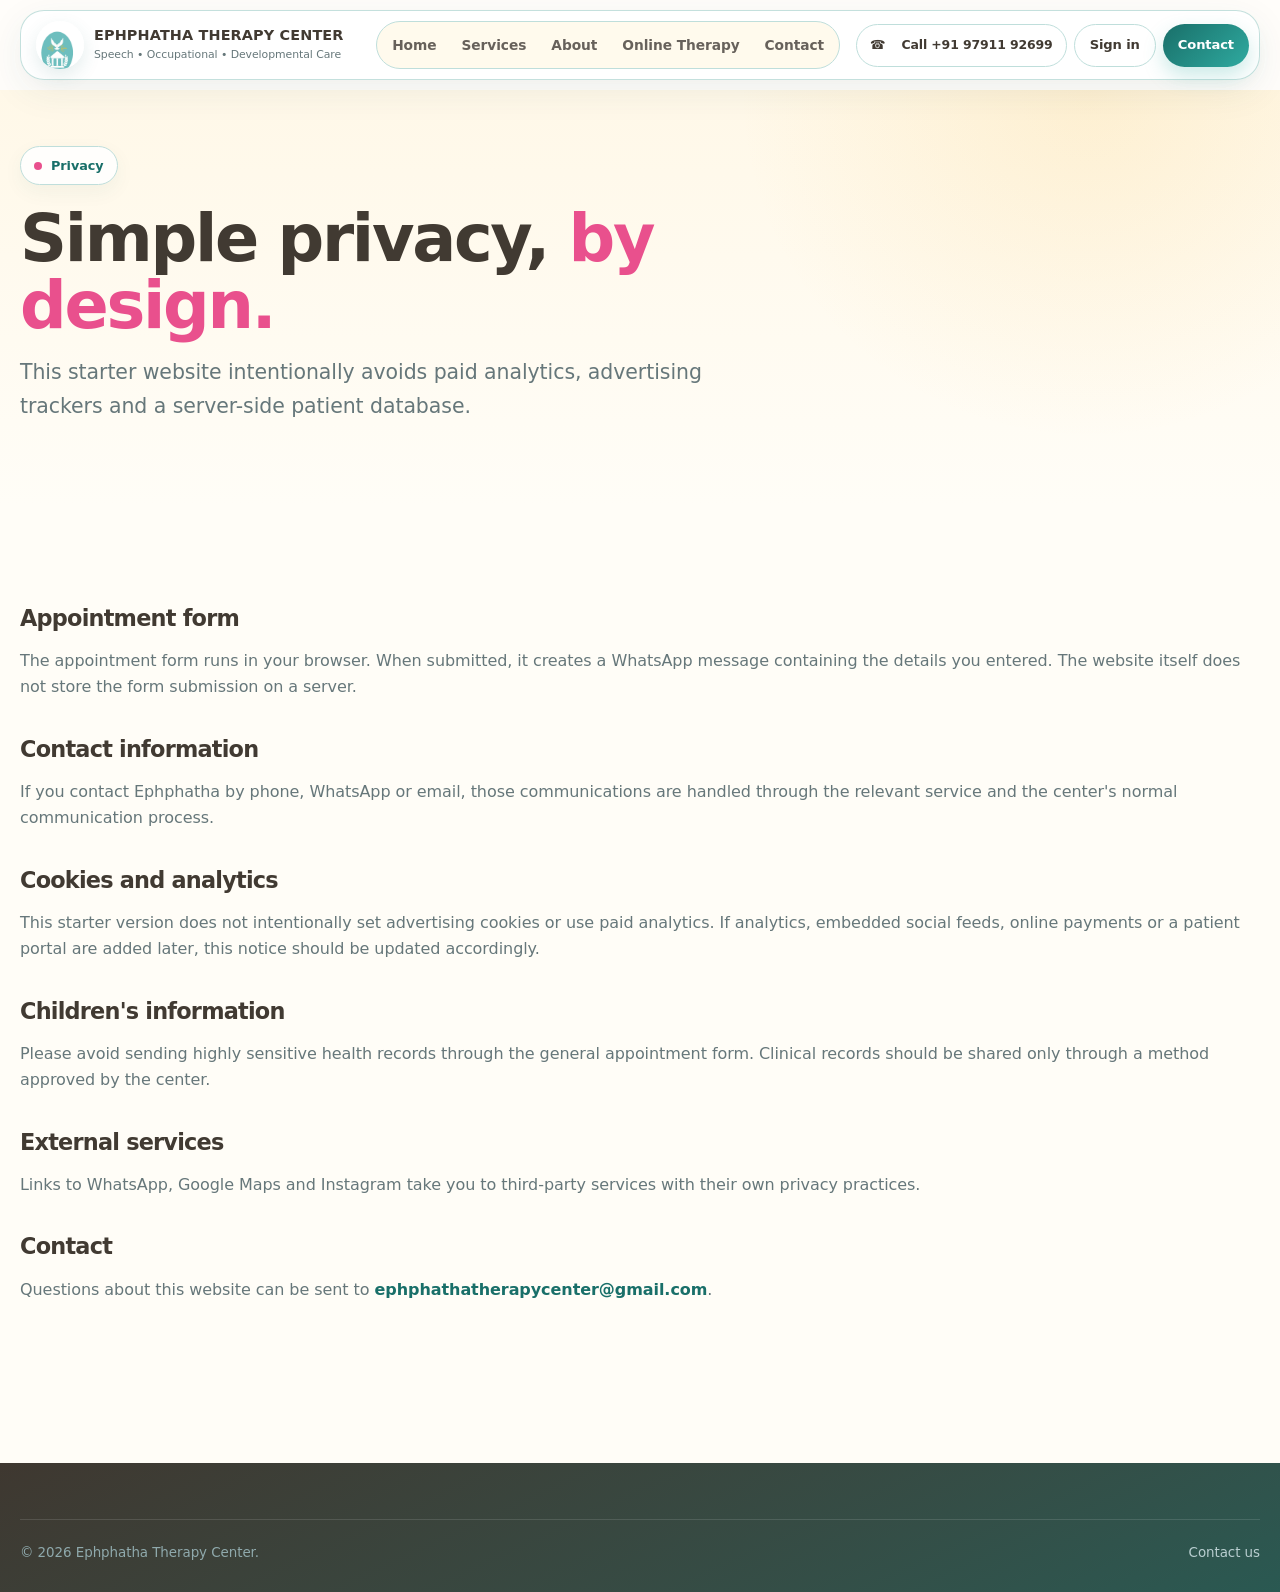
<file: privacy.html>
<!doctype html><html lang="en"><head><meta charset="utf-8"><meta name="viewport" content="width=device-width,initial-scale=1"><title>Privacy | Ephphatha Therapy Center</title><link rel="icon" href="assets/favicon.png"><link rel="stylesheet" href="css/styles.css"></head><body>
<header class="header"><div class="container header-inner"><a class="brand" href="index.html"><img src="assets/logo.png" alt="Ephphatha Therapy Center logo"><div class="brand-copy"><div class="brand-name">EPHPHATHA THERAPY CENTER</div><div class="brand-sub">Speech • Occupational • Developmental Care</div></div></a><nav class="nav"><a href="index.html">Home</a><a href="services.html">Services</a><a href="about.html">About</a><a href="online-therapy.html">Online Therapy</a><a href="contact.html">Contact</a></nav><div class="header-actions"><a class="btn btn-primary" href="contact.html">Contact</a><button class="menu-btn">☰</button></div></div></header>
<main><section class="page-hero"><div class="container"><div class="kicker">Privacy</div><h1>Simple privacy, by design.</h1><p class="lead">This starter website intentionally avoids paid analytics, advertising trackers and a server-side patient database.</p></div></section><section class="section-sm"><div class="container privacy"><h2>Appointment form</h2><p>The appointment form runs in your browser. When submitted, it creates a WhatsApp message containing the details you entered. The website itself does not store the form submission on a server.</p><h2>Contact information</h2><p>If you contact Ephphatha by phone, WhatsApp or email, those communications are handled through the relevant service and the center's normal communication process.</p><h2>Cookies and analytics</h2><p>This starter version does not intentionally set advertising cookies or use paid analytics. If analytics, embedded social feeds, online payments or a patient portal are added later, this notice should be updated accordingly.</p><h2>Children's information</h2><p>Please avoid sending highly sensitive health records through the general appointment form. Clinical records should be shared only through a method approved by the center.</p><h2>External services</h2><p>Links to WhatsApp, Google Maps and Instagram take you to third-party services with their own privacy practices.</p><h2>Contact</h2><p>Questions about this website can be sent to <a class="btn-link" data-email></a>.</p></div></section></main><footer class="footer"><div class="container"><div class="footer-bottom" style="margin-top:0"><span>© <span data-year></span> Ephphatha Therapy Center.</span><a href="contact.html">Contact us</a></div></div></footer><div class="mobile-bar"><a class="call" data-phone-primary>Call</a><a class="whatsapp" data-whatsapp>WhatsApp</a></div><script src="js/content.js"></script><script src="js/site.js"></script></body></html>
</file>
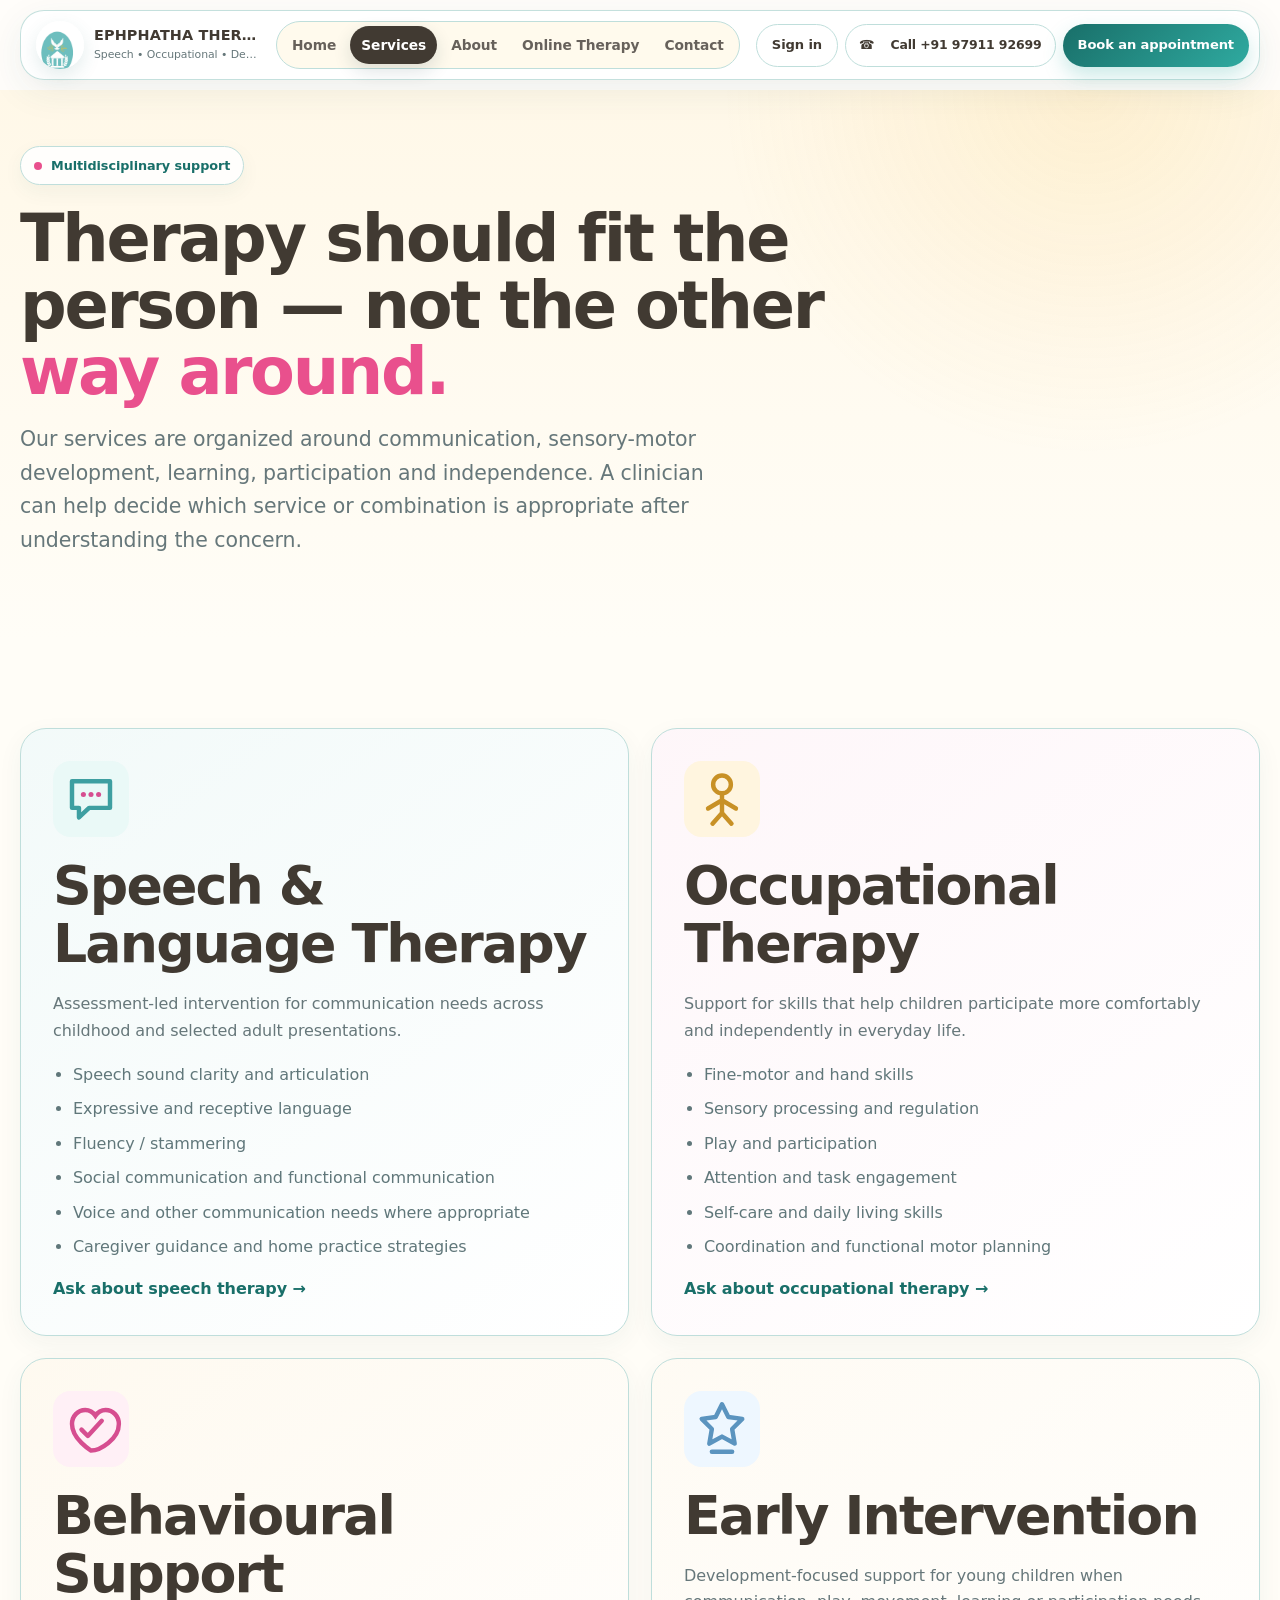
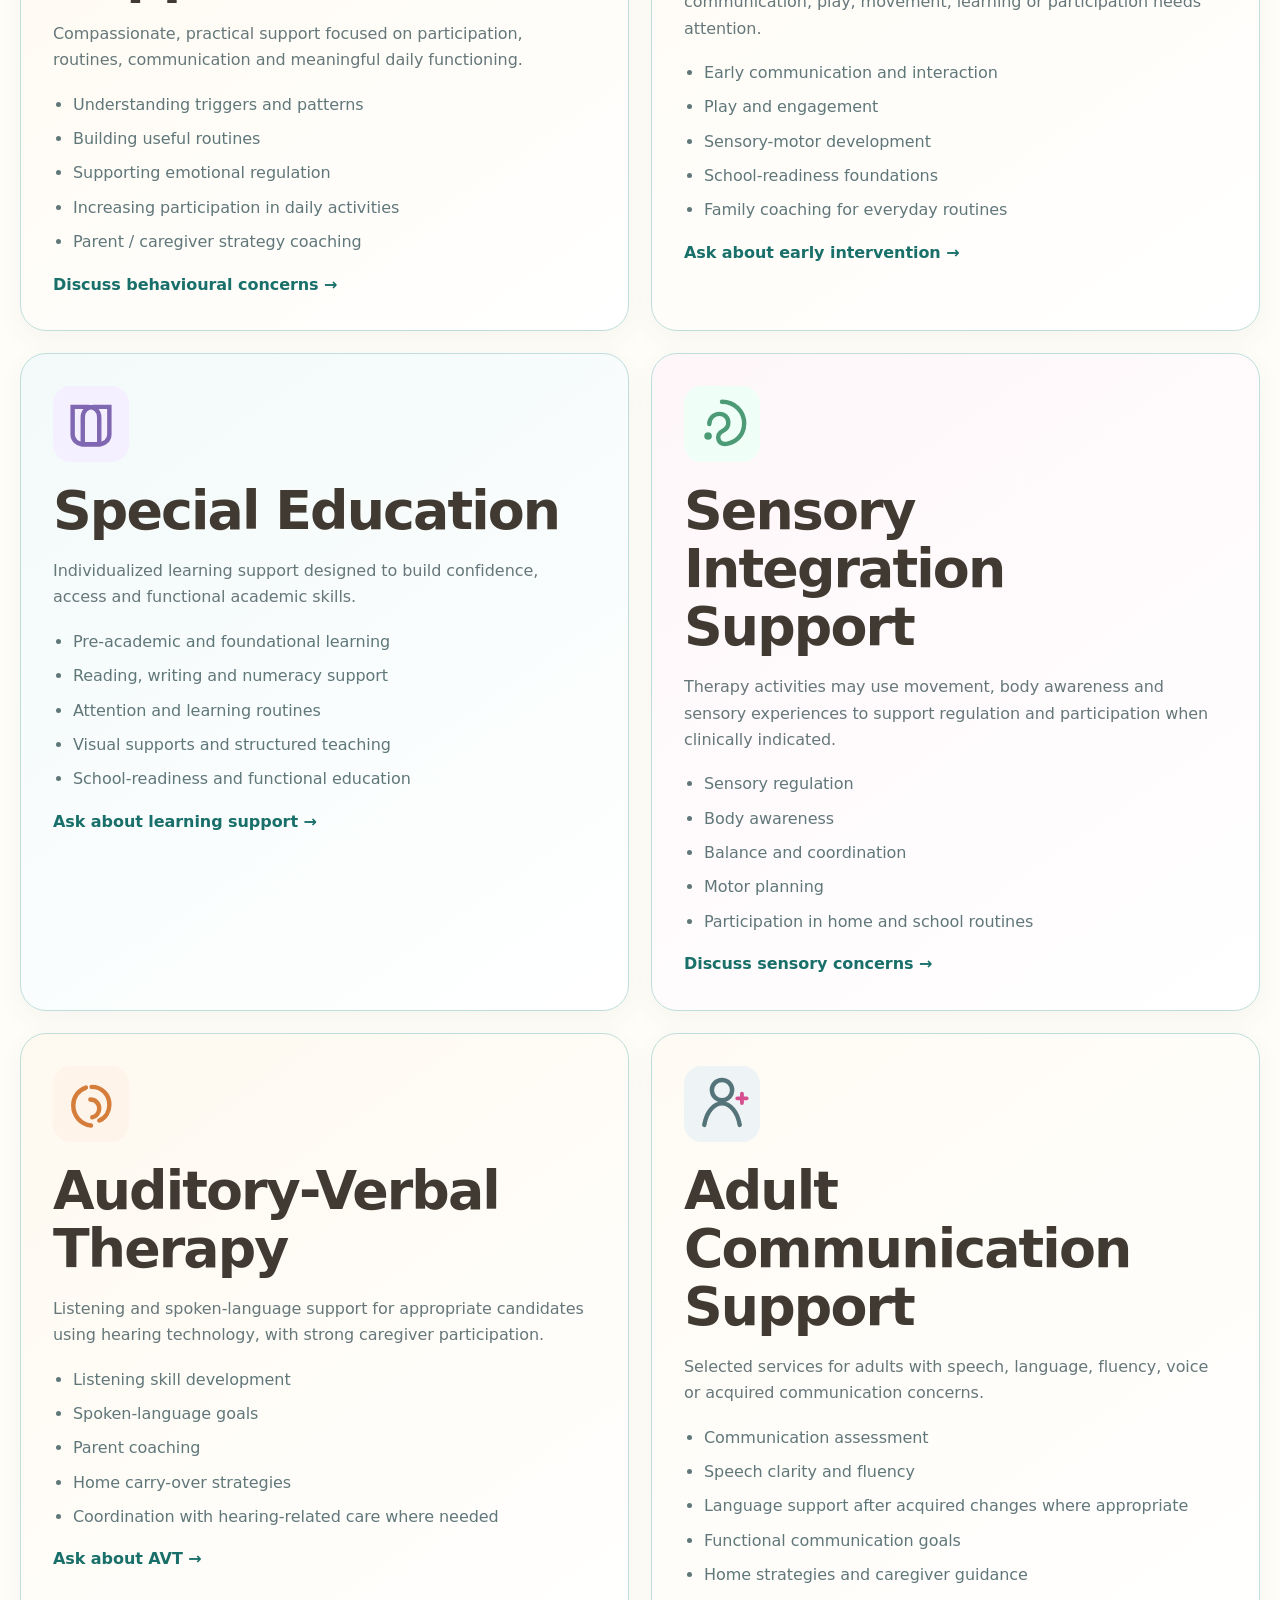
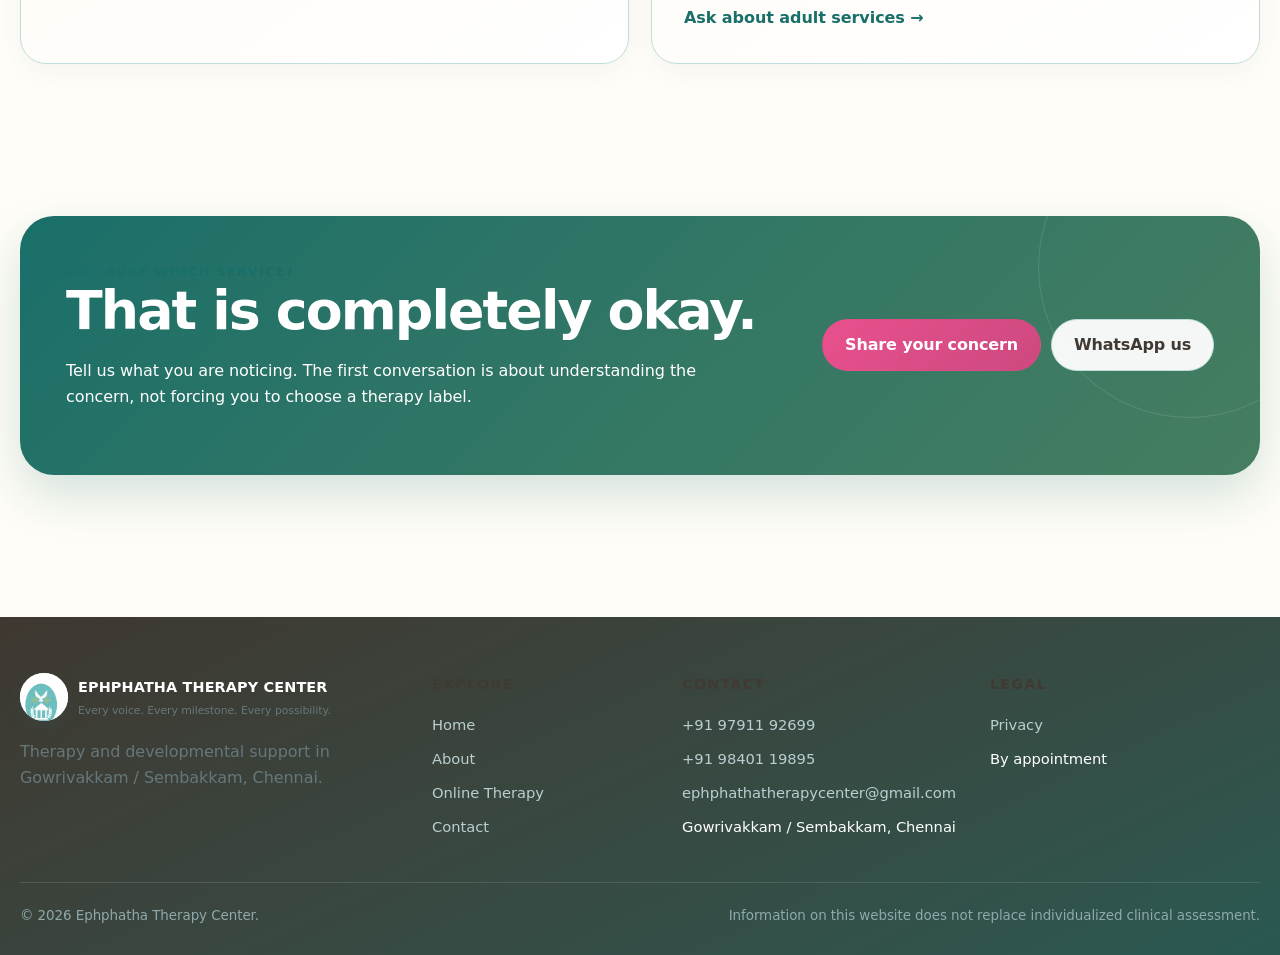
<file: services.html>
<!doctype html><html lang="en"><head>
<meta charset="utf-8"><meta name="viewport" content="width=device-width,initial-scale=1">
<title>Therapy Services | Ephphatha Therapy Center Chennai</title>
<meta name="description" content="Explore speech and language therapy, occupational therapy, early intervention, behavioural support, special education, sensory integration, AVT and adult communication support at Ephphatha Therapy Center, Chennai.">
<link rel="icon" href="assets/favicon.png"><link rel="stylesheet" href="css/styles.css">
</head><body>
<header class="header"><div class="container header-inner"><a class="brand" href="index.html"><img src="assets/logo.png" alt="Ephphatha Therapy Center logo"><div class="brand-copy"><div class="brand-name">EPHPHATHA THERAPY CENTER</div><div class="brand-sub">Speech • Occupational • Developmental Care</div></div></a><nav class="nav"><a href="index.html">Home</a><a href="services.html">Services</a><a href="about.html">About</a><a href="online-therapy.html">Online Therapy</a><a href="contact.html">Contact</a></nav><div class="header-actions"><a class="btn btn-secondary" data-phone-primary href="#">Call</a><a class="btn btn-primary" href="contact.html#appointment">Book an appointment</a><button class="menu-btn" aria-label="Open menu">☰</button></div></div></header>
<main>
<section class="page-hero"><div class="container"><div class="kicker">Multidisciplinary support</div><h1>Therapy should fit the person — not the other way around.</h1><p class="lead">Our services are organized around communication, sensory-motor development, learning, participation and independence. A clinician can help decide which service or combination is appropriate after understanding the concern.</p></div></section>
<section class="section"><div class="container service-detail-grid">
<article class="service-detail" id="speech"><img src="assets/speech.svg" alt=""><h2>Speech & Language Therapy</h2><p>Assessment-led intervention for communication needs across childhood and selected adult presentations.</p><ul><li>Speech sound clarity and articulation</li><li>Expressive and receptive language</li><li>Fluency / stammering</li><li>Social communication and functional communication</li><li>Voice and other communication needs where appropriate</li><li>Caregiver guidance and home practice strategies</li></ul><a class="btn-link" href="contact.html#appointment">Ask about speech therapy →</a></article>
<article class="service-detail" id="ot"><img src="assets/ot.svg" alt=""><h2>Occupational Therapy</h2><p>Support for skills that help children participate more comfortably and independently in everyday life.</p><ul><li>Fine-motor and hand skills</li><li>Sensory processing and regulation</li><li>Play and participation</li><li>Attention and task engagement</li><li>Self-care and daily living skills</li><li>Coordination and functional motor planning</li></ul><a class="btn-link" href="contact.html#appointment">Ask about occupational therapy →</a></article>
<article class="service-detail" id="behavior"><img src="assets/behavior.svg" alt=""><h2>Behavioural Support</h2><p>Compassionate, practical support focused on participation, routines, communication and meaningful daily functioning.</p><ul><li>Understanding triggers and patterns</li><li>Building useful routines</li><li>Supporting emotional regulation</li><li>Increasing participation in daily activities</li><li>Parent / caregiver strategy coaching</li></ul><a class="btn-link" href="contact.html#appointment">Discuss behavioural concerns →</a></article>
<article class="service-detail" id="early"><img src="assets/early.svg" alt=""><h2>Early Intervention</h2><p>Development-focused support for young children when communication, play, movement, learning or participation needs attention.</p><ul><li>Early communication and interaction</li><li>Play and engagement</li><li>Sensory-motor development</li><li>School-readiness foundations</li><li>Family coaching for everyday routines</li></ul><a class="btn-link" href="contact.html#appointment">Ask about early intervention →</a></article>
<article class="service-detail" id="special"><img src="assets/special-ed.svg" alt=""><h2>Special Education</h2><p>Individualized learning support designed to build confidence, access and functional academic skills.</p><ul><li>Pre-academic and foundational learning</li><li>Reading, writing and numeracy support</li><li>Attention and learning routines</li><li>Visual supports and structured teaching</li><li>School-readiness and functional education</li></ul><a class="btn-link" href="contact.html#appointment">Ask about learning support →</a></article>
<article class="service-detail" id="sensory"><img src="assets/sensory.svg" alt=""><h2>Sensory Integration Support</h2><p>Therapy activities may use movement, body awareness and sensory experiences to support regulation and participation when clinically indicated.</p><ul><li>Sensory regulation</li><li>Body awareness</li><li>Balance and coordination</li><li>Motor planning</li><li>Participation in home and school routines</li></ul><a class="btn-link" href="contact.html#appointment">Discuss sensory concerns →</a></article>
<article class="service-detail" id="avt"><img src="assets/avt.svg" alt=""><h2>Auditory-Verbal Therapy</h2><p>Listening and spoken-language support for appropriate candidates using hearing technology, with strong caregiver participation.</p><ul><li>Listening skill development</li><li>Spoken-language goals</li><li>Parent coaching</li><li>Home carry-over strategies</li><li>Coordination with hearing-related care where needed</li></ul><a class="btn-link" href="contact.html#appointment">Ask about AVT →</a></article>
<article class="service-detail" id="adult"><img src="assets/adult.svg" alt=""><h2>Adult Communication Support</h2><p>Selected services for adults with speech, language, fluency, voice or acquired communication concerns.</p><ul><li>Communication assessment</li><li>Speech clarity and fluency</li><li>Language support after acquired changes where appropriate</li><li>Functional communication goals</li><li>Home strategies and caregiver guidance</li></ul><a class="btn-link" href="contact.html#appointment">Ask about adult services →</a></article>
</div></section>
<section class="section-sm"><div class="container cta"><div><div class="eyebrow" style="color:#aee6e2">Not sure which service?</div><h2>That is completely okay.</h2><p>Tell us what you are noticing. The first conversation is about understanding the concern, not forcing you to choose a therapy label.</p></div><div class="cta-actions"><a class="btn btn-berry" href="contact.html#appointment">Share your concern</a><a class="btn btn-secondary" data-whatsapp href="#">WhatsApp us</a></div></div></section>
</main>
<footer class="footer"><div class="container"><div class="footer-grid"><div><div class="brand"><img src="assets/logo.png" alt=""><div><div class="brand-name">EPHPHATHA THERAPY CENTER</div><div class="brand-sub">Every voice. Every milestone. Every possibility.</div></div></div><p style="margin-top:18px">Therapy and developmental support in Gowrivakkam / Sembakkam, Chennai.</p></div><div><h4>Explore</h4><div class="footer-links"><a href="index.html">Home</a><a href="about.html">About</a><a href="online-therapy.html">Online Therapy</a><a href="contact.html">Contact</a></div></div><div><h4>Contact</h4><div class="footer-links"><a data-phone-primary></a><a data-phone-secondary></a><a data-email></a><span data-locality></span></div></div><div><h4>Legal</h4><div class="footer-links"><a href="privacy.html">Privacy</a><span>By appointment</span></div></div></div><div class="footer-bottom"><span>© <span data-year></span> Ephphatha Therapy Center.</span><span>Information on this website does not replace individualized clinical assessment.</span></div></div></footer><div class="mobile-bar"><a class="call" data-phone-primary>Call</a><a class="whatsapp" data-whatsapp>WhatsApp</a></div><script src="js/content.js"></script><script src="js/site.js"></script></body></html>
</file>
<file: css/styles.css>
:root{
  --teal:#65bdc0;
  --teal-dark:#276f77;
  --teal-soft:#e9f8f6;
  --berry:#d94b8d;
  --berry-dark:#9f2f67;
  --berry-soft:#fff0f6;
  --gold:#e7bd5d;
  --cream:#fffaf5;
  --ink:#17383d;
  --muted:#60777a;
  --line:#dceaea;
  --white:#fff;
  --shadow:0 22px 60px rgba(20,71,78,.12);
  --shadow-soft:0 12px 32px rgba(20,71,78,.08);
  --radius:28px;
  --radius-sm:18px;
  --max:1180px;
}
*{box-sizing:border-box}
html{scroll-behavior:smooth}
body{margin:0;font-family:Inter,ui-sans-serif,system-ui,-apple-system,BlinkMacSystemFont,"Segoe UI",sans-serif;color:var(--ink);background:var(--white);line-height:1.65;-webkit-font-smoothing:antialiased}
a{color:inherit;text-decoration:none}
img{max-width:100%;display:block}
button,input,textarea,select{font:inherit}
.container{width:min(var(--max),calc(100% - 40px));margin-inline:auto}
.section{padding:96px 0}
.section-sm{padding:64px 0}
.section-soft{background:linear-gradient(180deg,#f9fefe 0%,#fff 100%)}
.eyebrow{font-weight:800;letter-spacing:.12em;text-transform:uppercase;font-size:.77rem;color:var(--teal-dark)}
h1,h2,h3{line-height:1.1;margin:0 0 18px;letter-spacing:-.03em}
h1{font-size:clamp(2.8rem,7vw,5.8rem);font-family:Georgia,"Times New Roman",serif;font-weight:600}
h2{font-size:clamp(2rem,4.2vw,3.55rem);font-family:Georgia,"Times New Roman",serif;font-weight:600}
h3{font-size:1.35rem}
p{margin:0 0 18px;color:var(--muted)}
.lead{font-size:clamp(1.05rem,1.8vw,1.28rem);max-width:720px}
.kicker{display:inline-flex;align-items:center;gap:9px;border:1px solid #cfe8e7;background:#f8fffe;padding:8px 14px;border-radius:999px;font-weight:700;color:var(--teal-dark);font-size:.9rem;margin-bottom:20px}
.kicker::before{content:"";width:8px;height:8px;border-radius:50%;background:var(--berry)}
.btn{display:inline-flex;align-items:center;justify-content:center;gap:10px;min-height:52px;padding:0 22px;border-radius:999px;border:1px solid transparent;font-weight:800;transition:.2s ease;cursor:pointer}
.btn-primary{background:var(--ink);color:#fff;box-shadow:0 10px 22px rgba(23,56,61,.18)}
.btn-primary:hover{transform:translateY(-2px);background:#102c31}
.btn-secondary{background:#fff;border-color:var(--line);color:var(--ink)}
.btn-secondary:hover{border-color:#b9d7d7;transform:translateY(-2px)}
.btn-berry{background:var(--berry);color:#fff}
.btn-berry:hover{background:var(--berry-dark);transform:translateY(-2px)}
.btn-link{font-weight:800;color:var(--teal-dark)}
.header{position:sticky;top:0;z-index:50;background:rgba(255,255,255,.92);backdrop-filter:saturate(180%) blur(16px);border-bottom:1px solid rgba(220,234,234,.85)}
.header-inner{height:78px;display:flex;align-items:center;justify-content:space-between;gap:24px}
.brand{display:flex;align-items:center;gap:12px;min-width:0}
.brand img{width:54px;height:54px;object-fit:contain;border-radius:50%}
.brand-copy{line-height:1.05}
.brand-name{font-weight:900;letter-spacing:.03em;font-size:.98rem;color:var(--teal-dark)}
.brand-sub{font-size:.74rem;color:var(--muted);margin-top:5px}
.nav{display:flex;align-items:center;gap:24px;font-weight:700;font-size:.94rem}
.nav a{color:#35575c}
.nav a:hover,.nav a.active{color:var(--berry)}
.header-actions{display:flex;gap:10px;align-items:center}
.menu-btn{display:none;background:#fff;border:1px solid var(--line);width:44px;height:44px;border-radius:14px;font-size:1.3rem}
.hero{padding:70px 0 84px;position:relative;overflow:hidden}
.hero::before{content:"";position:absolute;width:520px;height:520px;border-radius:50%;background:radial-gradient(circle,rgba(101,189,192,.18),rgba(101,189,192,0) 68%);left:-220px;top:-180px;pointer-events:none}
.hero-grid{display:grid;grid-template-columns:1.04fr .96fr;align-items:center;gap:56px}
.hero h1 .accent{color:var(--berry)}
.hero-copy .lead{margin-bottom:28px}
.hero-actions{display:flex;gap:12px;flex-wrap:wrap;margin-bottom:28px}
.hero-trust{display:flex;flex-wrap:wrap;gap:16px 24px;color:#49666a;font-weight:700;font-size:.92rem}
.hero-trust span{display:flex;align-items:center;gap:8px}
.hero-trust i{display:inline-grid;place-items:center;width:22px;height:22px;border-radius:50%;background:var(--teal-soft);color:var(--teal-dark);font-style:normal;font-size:.75rem}
.hero-media{position:relative}
.hero-media>img{filter:drop-shadow(0 28px 35px rgba(31,88,95,.12))}
.float-card{position:absolute;background:#fff;border:1px solid #e2eeee;box-shadow:var(--shadow-soft);border-radius:18px;padding:14px 16px;display:flex;align-items:center;gap:12px;font-weight:800;font-size:.9rem}
.float-card .dot{width:38px;height:38px;border-radius:13px;display:grid;place-items:center;background:var(--berry-soft);color:var(--berry)}
.float-one{left:-16px;bottom:58px}
.float-two{right:-2px;top:84px}
.stats{display:grid;grid-template-columns:repeat(4,1fr);gap:14px;margin-top:-24px;position:relative;z-index:2}
.stat{background:#fff;border:1px solid var(--line);border-radius:20px;padding:24px;box-shadow:var(--shadow-soft)}
.stat strong{display:block;font-size:1.3rem;color:var(--ink);margin-bottom:4px}
.stat span{font-size:.88rem;color:var(--muted)}
.section-head{display:flex;justify-content:space-between;align-items:end;gap:30px;margin-bottom:44px}
.section-head>div:first-child{max-width:730px}
.services-grid{display:grid;grid-template-columns:repeat(4,1fr);gap:18px}
.service-card{background:#fff;border:1px solid var(--line);border-radius:24px;padding:24px;transition:.22s ease;min-height:270px;display:flex;flex-direction:column}
.service-card:hover{transform:translateY(-5px);box-shadow:var(--shadow-soft);border-color:#c9dfdf}
.service-card img{width:64px;height:64px;margin-bottom:20px}
.service-card p{font-size:.94rem}
.service-card .more{margin-top:auto;font-weight:800;color:var(--teal-dark)}
.split{display:grid;grid-template-columns:1fr 1fr;gap:60px;align-items:center}
.story-card{background:linear-gradient(145deg,#e8f8f6,#fff4f8);border-radius:38px;padding:40px;min-height:500px;position:relative;overflow:hidden;border:1px solid #e2eeee}
.story-card::after{content:"";position:absolute;width:180px;height:180px;border-radius:50%;background:rgba(217,75,141,.12);right:-45px;bottom:-35px}
.story-quote{font-family:Georgia,serif;font-size:2.35rem;line-height:1.15;max-width:500px;margin-top:40px;color:var(--ink)}
.story-mini{position:absolute;left:40px;bottom:40px;background:#fff;padding:18px;border-radius:20px;width:min(340px,calc(100% - 80px));box-shadow:var(--shadow-soft)}
.story-mini strong{display:block;margin-bottom:4px}
.checks{display:grid;gap:15px;margin:26px 0}
.check{display:flex;gap:12px;align-items:flex-start}
.check b{display:grid;place-items:center;flex:0 0 28px;height:28px;border-radius:10px;background:var(--teal-soft);color:var(--teal-dark);font-size:.82rem}
.check div{font-weight:700;color:#36585c}
.path{display:grid;grid-template-columns:repeat(4,1fr);gap:16px;counter-reset:steps}
.path-step{counter-increment:steps;background:#fff;border:1px solid var(--line);border-radius:24px;padding:26px;position:relative}
.path-step::before{content:"0" counter(steps);display:inline-flex;margin-bottom:28px;font-weight:900;font-size:.82rem;color:var(--berry);letter-spacing:.08em}
.path-step p{font-size:.94rem;margin:0}
.audience-tabs{display:flex;gap:10px;flex-wrap:wrap;margin:24px 0 28px}
.pill{border:1px solid var(--line);background:#fff;border-radius:999px;padding:10px 16px;font-weight:800;color:#4a676b}
.pill.active{background:var(--ink);color:#fff;border-color:var(--ink)}
.concern-grid{display:grid;grid-template-columns:repeat(3,1fr);gap:14px}
.concern{padding:18px;border-radius:18px;background:#fff;border:1px solid var(--line);font-weight:700;color:#466266}
.testimonials{display:grid;grid-template-columns:repeat(3,1fr);gap:18px}
.quote{border-radius:26px;padding:28px;background:var(--cream);border:1px solid #f3e8dc}
.quote:nth-child(2){background:#f4fbfa;border-color:#dbefed}
.quote:nth-child(3){background:#fff4f8;border-color:#f3dce6}
.quote .stars{letter-spacing:2px;color:#c58d18;margin-bottom:16px}
.quote blockquote{margin:0 0 22px;font-family:Georgia,serif;font-size:1.18rem;line-height:1.55;color:#2e5155}
.quote small{color:var(--muted);font-weight:700}
.faq{max-width:900px;margin-inline:auto}
.faq-item{border-bottom:1px solid var(--line)}
.faq-q{width:100%;padding:23px 0;background:none;border:0;text-align:left;display:flex;justify-content:space-between;gap:20px;font-weight:850;color:var(--ink);cursor:pointer}
.faq-a{display:none;padding:0 0 24px;max-width:780px;color:var(--muted)}
.faq-item.open .faq-a{display:block}
.faq-q span:last-child{font-size:1.2rem;color:var(--berry)}
.cta{background:linear-gradient(135deg,#17383d,#235d65);color:#fff;border-radius:40px;padding:56px;display:grid;grid-template-columns:1.25fr .75fr;gap:36px;align-items:center;position:relative;overflow:hidden}
.cta::after{content:"";position:absolute;width:300px;height:300px;border:1px solid rgba(255,255,255,.12);border-radius:50%;right:-80px;top:-100px}
.cta h2{color:#fff}
.cta p{color:#d9e8e9;max-width:680px}
.cta-actions{display:flex;justify-content:flex-end;gap:10px;flex-wrap:wrap;position:relative;z-index:2}
.cta .btn-secondary{background:transparent;border-color:rgba(255,255,255,.28);color:#fff}
.footer{padding:64px 0 28px;background:#102c31;color:#fff;margin-top:96px}
.footer-grid{display:grid;grid-template-columns:1.4fr .8fr .8fr 1fr;gap:34px}
.footer .brand-name{color:#fff}.footer .brand-sub,.footer p,.footer a{color:#b9ced0}
.footer h4{margin:0 0 16px;font-size:.9rem;text-transform:uppercase;letter-spacing:.08em;color:#fff}
.footer-links{display:grid;gap:10px;font-size:.92rem}
.footer-bottom{border-top:1px solid rgba(255,255,255,.12);margin-top:42px;padding-top:22px;display:flex;justify-content:space-between;gap:18px;color:#8fa9ac;font-size:.84rem}
.page-hero{padding:68px 0;background:linear-gradient(180deg,#f6fdfc,#fff)}
.page-hero .container{max-width:1000px}
.page-hero h1{font-size:clamp(2.7rem,6vw,5rem)}
.service-detail-grid{display:grid;grid-template-columns:repeat(2,1fr);gap:22px}
.service-detail{border:1px solid var(--line);border-radius:28px;padding:32px;background:#fff}
.service-detail img{width:76px;height:76px;margin-bottom:20px}
.service-detail ul{padding-left:20px;color:var(--muted)}
.service-detail li{margin:8px 0}
.founder{display:grid;grid-template-columns:.85fr 1.15fr;gap:52px;align-items:center}
.founder-visual{background:linear-gradient(145deg,#e9f8f6,#fff1f7);min-height:460px;border-radius:38px;display:grid;place-items:center;position:relative;overflow:hidden}
.founder-monogram{width:180px;height:180px;border-radius:50%;background:#fff;box-shadow:var(--shadow);display:grid;place-items:center;font-family:Georgia,serif;font-size:4rem;color:var(--berry)}
.founder-badge{position:absolute;bottom:28px;left:28px;right:28px;background:#fff;border-radius:22px;padding:18px;box-shadow:var(--shadow-soft)}
.contact-grid{display:grid;grid-template-columns:.85fr 1.15fr;gap:28px;align-items:start}
.contact-card{border:1px solid var(--line);border-radius:28px;padding:30px;background:#fff}
.contact-list{display:grid;gap:18px;margin-top:26px}
.contact-row{display:flex;gap:14px;align-items:flex-start}
.contact-ico{width:42px;height:42px;border-radius:14px;background:var(--teal-soft);display:grid;place-items:center;color:var(--teal-dark);font-weight:900;flex:0 0 42px}
.form-card{border:1px solid var(--line);border-radius:30px;padding:34px;background:#fff;box-shadow:var(--shadow-soft)}
.form-grid{display:grid;grid-template-columns:1fr 1fr;gap:16px}
.field{display:grid;gap:7px}
.field.full{grid-column:1/-1}
label{font-size:.88rem;font-weight:800;color:#3d5e62}
input,select,textarea{width:100%;border:1px solid #cfe1e1;border-radius:14px;padding:13px 14px;background:#fbfefe;color:var(--ink);outline:none}
input:focus,select:focus,textarea:focus{border-color:var(--teal);box-shadow:0 0 0 4px rgba(101,189,192,.12)}
textarea{min-height:120px;resize:vertical}
.form-note{font-size:.82rem;color:var(--muted);margin-top:12px}
.map-frame{border:0;width:100%;height:420px;border-radius:30px}
.notice{padding:16px 18px;border-radius:16px;background:#fff9e9;border:1px solid #f2dfaa;color:#6b5a2c;font-size:.91rem}
.mobile-bar{display:none}
.privacy{max-width:820px}.privacy h2{font-family:inherit;font-size:1.4rem;margin-top:36px}.privacy ul{color:var(--muted)}
@media(max-width:1020px){
  .nav,.header-actions .btn-secondary{display:none}.menu-btn{display:block}.header-actions{margin-left:auto}
  .hero-grid,.split,.founder,.contact-grid{grid-template-columns:1fr}.hero-media{max-width:680px;margin-inline:auto}.hero-copy{text-align:center}.hero-copy .lead{margin-inline:auto}.hero-actions,.hero-trust{justify-content:center}
  .stats{grid-template-columns:repeat(2,1fr)}.services-grid{grid-template-columns:repeat(2,1fr)}.path{grid-template-columns:repeat(2,1fr)}.testimonials{grid-template-columns:1fr}.cta{grid-template-columns:1fr}.cta-actions{justify-content:flex-start}.footer-grid{grid-template-columns:1.2fr 1fr 1fr}
  .service-detail-grid{grid-template-columns:1fr}.founder-visual{min-height:380px}
  .nav.open{display:flex;position:absolute;left:20px;right:20px;top:86px;background:#fff;border:1px solid var(--line);border-radius:20px;box-shadow:var(--shadow);padding:20px;flex-direction:column;align-items:flex-start;z-index:100}
}
@media(max-width:700px){
  .container{width:min(100% - 28px,var(--max))}.section{padding:72px 0}.section-sm{padding:48px 0}.header-inner{height:70px}.brand img{width:46px;height:46px}.brand-sub{display:none}
  .header-actions .btn-primary{display:none}.hero{padding:44px 0 62px}.hero-grid{gap:36px}.hero h1{font-size:clamp(2.65rem,14vw,4.1rem)}.float-card{display:none}
  .stats{grid-template-columns:1fr 1fr;margin-top:0}.stat{padding:18px}.services-grid,.path,.concern-grid,.form-grid,.footer-grid{grid-template-columns:1fr}.section-head{align-items:flex-start;flex-direction:column}.service-card{min-height:0}.story-card{min-height:440px;padding:28px}.story-quote{font-size:1.85rem;margin-top:30px}.story-mini{left:28px;bottom:28px;width:calc(100% - 56px)}
  .cta{padding:34px 26px;border-radius:30px}.footer{padding-bottom:90px}.footer-bottom{flex-direction:column}.field.full{grid-column:auto}.form-card,.contact-card{padding:24px}.map-frame{height:340px}
  .mobile-bar{display:grid;grid-template-columns:1fr 1fr;position:fixed;left:12px;right:12px;bottom:12px;z-index:60;background:#fff;border:1px solid var(--line);border-radius:18px;box-shadow:0 18px 50px rgba(18,56,62,.24);padding:8px;gap:8px}.mobile-bar a{min-height:46px;border-radius:12px;display:flex;align-items:center;justify-content:center;font-weight:900}.mobile-bar .call{background:var(--teal-soft);color:var(--teal-dark)}.mobile-bar .whatsapp{background:#17383d;color:#fff}
}
</file>
